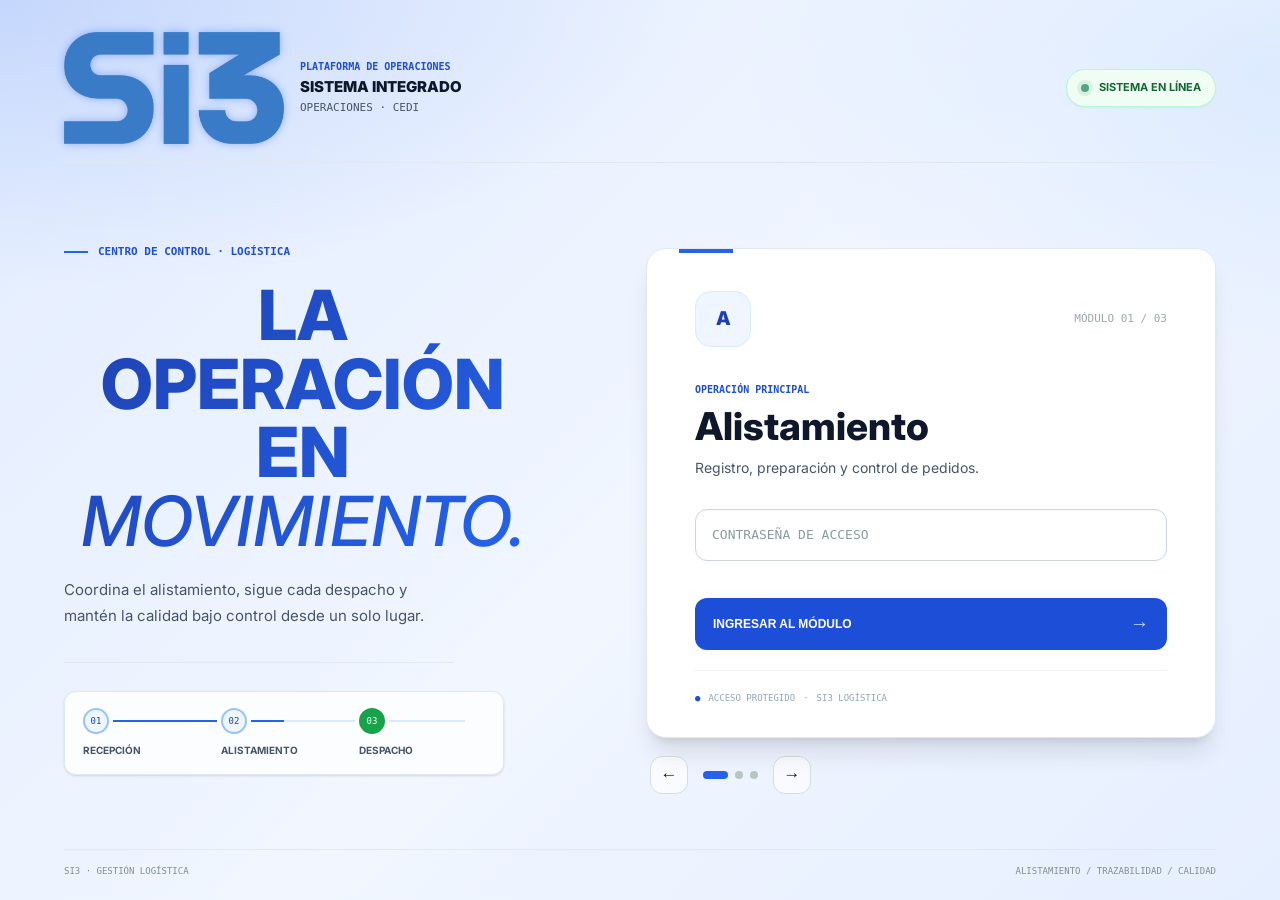
<file: index.html>
<!DOCTYPE html>
<html lang="es">
<head>
  <meta charset="UTF-8">
  <meta name="viewport" content="width=device-width, initial-scale=1.0">
  <title>Centro de Operaciones Logísticas | SI3</title>
  <link rel="icon" type="image/png" href="Logo-Web-SI3.png">
  <link rel="stylesheet" href="Estilo.css">
  <style>
    :root {
      --landing-ink: var(--text-primary);
      --landing-muted: var(--text-secondary);
      --landing-line: var(--border-light);
      --landing-paper: var(--bg-primary);
      --landing-canvas: var(--page-canvas);
      --landing-green: var(--primary-600);
      --landing-green-dark: var(--primary-700);
      --landing-lime: var(--primary-200);
      --landing-orange: var(--primary-500);
    }
    body {
      color: var(--landing-ink);
      background: var(--landing-canvas);
      font-family: 'Inter', -apple-system, BlinkMacSystemFont, 'Segoe UI', sans-serif;
    }
    .landing {
      min-height: 100svh;
      overflow: hidden;
      position: relative;
      display: flex;
      justify-content: center;
      padding: 28px clamp(18px, 5vw, 72px) 22px;
      background: var(--page-canvas);
    }
    .landing-shell {
      width: 100%;
      max-width: 1220px;
      min-height: calc(100svh - 50px);
      display: flex;
      flex-direction: column;
      position: relative;
      z-index: 1;
      animation: shell-enter 0.75s cubic-bezier(.2,.75,.25,1) both;
    }
    .landing-topbar {
      display: flex;
      align-items: center;
      justify-content: space-between;
      gap: 20px;
      padding: 4px 0 18px;
      border-bottom: 1px solid var(--landing-line);
    }
    .landing-brand {
      position: relative;
      display: flex;
      align-items: center;
      gap: 16px;
      min-width: 460px;
      padding: 0;
      animation: brand-enter 0.65s 0.08s cubic-bezier(.2,.75,.25,1) both;
    }
    .landing-brand-logo {
      width: 220px;
      height: auto;
      aspect-ratio: 1536 / 784;
      flex: 0 0 auto;
      object-fit: contain;
      mix-blend-mode: multiply;
      filter: drop-shadow(0 0 4px rgba(37, 99, 235, 0.4));
    }
    .landing-brand-copy {
      display: grid;
      gap: 4px;
      line-height: 1.2;
    }
    .landing-brand-copy::before {
      content: 'PLATAFORMA DE OPERACIONES';
      color: var(--primary-600);
      font: 10px/1.4 'Consolas', monospace;
      font-weight: 700;
    }
    .landing-brand-name {
      font-size: 15px;
      font-weight: 850;
      letter-spacing: 0.03em;
    }
    .landing-brand-caption {
      color: var(--landing-muted);
      font: 11px/1.4 'Consolas', monospace;
      letter-spacing: 0.08em;
    }
    .landing-status {
      display: flex;
      align-items: center;
      gap: 10px;
      padding: 9px 14px;
      color: #166534;
      background: #f0fdf4;
      border: 1px solid #bbf7d0;
      border-radius: var(--radius-full);
      box-shadow: var(--shadow-xs);
      font-size: 11px;
      font-weight: 700;
      white-space: nowrap;
    }
    .landing-status-dot {
      width: 8px;
      height: 8px;
      border-radius: 50%;
      background: #51a77f;
      box-shadow: 0 0 0 4px rgba(81, 167, 127, 0.14);
      animation: status-pulse 2.4s ease-in-out infinite;
    }
    .landing-layout {
      flex: 1;
      min-height: 610px;
      min-width: 0;
      display: grid;
      grid-template-columns: minmax(0, 0.9fr) minmax(450px, 1.1fr);
      align-items: center;
      gap: clamp(38px, 7vw, 104px);
      padding: 48px 0 42px;
    }
    .landing-intro {
      max-width: 485px;
      min-width: 0;
      animation: intro-enter 0.75s 0.18s cubic-bezier(.2,.75,.25,1) both;
    }
    .landing-eyebrow {
      display: flex;
      align-items: center;
      gap: 10px;
      margin-bottom: 22px;
      color: var(--landing-green);
      font: 11px/1.4 'Consolas', monospace;
      font-weight: 700;
      letter-spacing: 0.11em;
      text-transform: uppercase;
    }
    .landing-eyebrow::before {
      content: '';
      width: 24px;
      height: 2px;
      background: var(--landing-orange);
    }
    .landing-headline {
      max-width: 520px;
      margin: 0;
      color: var(--landing-ink);
      font-family: Georgia, 'Times New Roman', serif;
      font-size: clamp(42px, 5.4vw, 70px);
      font-weight: 500;
      line-height: 0.99;
      letter-spacing: 0;
    }
    .landing-headline em {
      color: var(--landing-green);
      font-weight: 500;
    }
    .landing-description {
      max-width: 390px;
      margin-top: 22px;
      color: var(--landing-muted);
      font-size: 15px;
      line-height: 1.75;
    }
    .landing-divider {
      width: min(100%, 390px);
      height: 1px;
      margin: 32px 0 22px;
      background: var(--landing-line);
    }
    .landing-summary {
      display: flex;
      align-items: center;
      gap: 22px;
    }
    .landing-summary-item {
      display: grid;
      gap: 3px;
    }
    .landing-summary-value {
      color: var(--landing-ink);
      font-family: Georgia, 'Times New Roman', serif;
      font-size: 23px;
      line-height: 1.1;
    }
    .landing-summary-label {
      color: var(--landing-muted);
      font: 10px/1.4 'Consolas', monospace;
      letter-spacing: 0.04em;
      text-transform: uppercase;
    }
    .landing-summary-rule {
      width: 1px;
      height: 36px;
      background: var(--landing-line);
    }
    .landing-route {
      position: relative;
      display: grid;
      grid-template-columns: repeat(3, 1fr);
      gap: 12px;
      width: min(100%, 440px);
      margin-top: 28px;
      padding: 16px 18px;
      background: rgba(255, 255, 255, 0.82);
      border: 1px solid var(--border-light);
      border-radius: var(--radius-lg);
      box-shadow: var(--shadow-sm);
    }
    .landing-route::before {
      content: '';
      position: absolute;
      top: 28px;
      left: 38px;
      right: 38px;
      height: 2px;
      background: var(--primary-100);
    }
    .landing-route::after {
      content: '';
      position: absolute;
      top: 28px;
      left: 38px;
      width: calc((100% - 76px) / 2);
      height: 2px;
      background: var(--primary-500);
      transform-origin: left;
      animation: route-progress 1.1s 0.55s cubic-bezier(.2,.75,.25,1) both;
    }
    .landing-route-stop {
      position: relative;
      z-index: 1;
      display: grid;
      justify-items: start;
      gap: 8px;
      color: var(--text-secondary);
      font-size: 10px;
      font-weight: 700;
      text-transform: uppercase;
      animation: route-stop-enter 0.45s cubic-bezier(.2,.75,.25,1) both;
    }
    .landing-route-stop:nth-child(2) { animation-delay: 0.12s; }
    .landing-route-stop:nth-child(3) { animation-delay: 0.24s; }
    .landing-route-marker {
      width: 26px;
      height: 26px;
      display: grid;
      place-items: center;
      color: var(--primary-700);
      background: var(--primary-50);
      border: 2px solid var(--primary-300);
      border-radius: 50%;
      font: 9px 'Consolas', monospace;
      box-shadow: 0 0 0 4px #fff;
    }
    .landing-route-stop:last-child .landing-route-marker {
      color: #fff;
      background: var(--success);
      border-color: var(--success);
    }
    .landing-grid {
      width: 100%;
      max-width: 570px;
      justify-self: end;
      position: relative;
      padding: 23px 0 0;
      animation: panel-enter 0.9s 0.18s cubic-bezier(.2,.75,.25,1) both;
    }
    .landing-track {
      width: 100%;
      min-height: 490px;
      position: relative;
    }
    .landing-card {
      position: absolute;
      inset: 0;
      width: 100%;
      padding: 42px clamp(27px, 4vw, 48px) 32px;
      display: flex;
      flex-direction: column;
      align-items: flex-start;
      text-align: left;
      color: var(--landing-ink);
      background: var(--landing-paper);
      border: 1px solid var(--landing-line);
      border-radius: 6px 24px 6px 24px;
      box-shadow: 0 24px 70px rgba(23, 42, 49, 0.12), 0 3px 10px rgba(23, 42, 49, 0.05);
      visibility: hidden;
      pointer-events: none;
      transform: none;
    }
    .landing-card::before {
      content: '';
      position: absolute;
      top: 0;
      left: 32px;
      width: 54px;
      height: 4px;
      background: var(--landing-orange);
    }
    .landing-card.is-visible {
      z-index: 3;
      visibility: visible;
      pointer-events: auto;
      animation: card-enter 0.28s cubic-bezier(.2,.75,.25,1) both;
      transition-delay: 0s;
    }
    .landing-card.is-prev,
    .landing-card.is-next {
      z-index: 2;
      visibility: hidden;
      pointer-events: none;
    }
    .landing-card-top {
      width: 100%;
      display: flex;
      align-items: center;
      justify-content: space-between;
      margin-bottom: 36px;
    }
    .landing-icon {
      width: 56px;
      height: 56px;
      display: grid;
      place-items: center;
      color: var(--landing-green-dark);
      background: #eaf3ed;
      border: 1px solid #d8e8dc;
      border-radius: 16px 16px 16px 4px;
      font-size: 19px;
      font-weight: 850;
    }
    .landing-index {
      color: #9ca9a9;
      font: 11px/1.4 'Consolas', monospace;
      letter-spacing: 0.08em;
    }
    .landing-module-label {
      margin-bottom: 9px;
      color: var(--landing-green);
      font: 10px/1.4 'Consolas', monospace;
      font-weight: 700;
      letter-spacing: 0.1em;
      text-transform: uppercase;
    }
    .landing-title {
      color: var(--landing-ink);
      font-family: Georgia, 'Times New Roman', serif;
      font-size: clamp(32px, 3vw, 43px);
      font-weight: 500;
      line-height: 1.08;
      letter-spacing: 0;
    }
    .landing-subtitle {
      margin-top: 10px;
      color: var(--landing-muted);
      font-size: 14px;
      line-height: 1.6;
    }
    .landing-form {
      width: 100%;
      margin-top: 29px;
      display: grid;
      gap: 10px;
    }
    .landing-input {
      width: 100%;
      min-height: 52px;
      padding: 13px 16px;
      color: var(--landing-ink);
      background: #fbfcfa;
      border: 1px solid #d8e1df;
      border-radius: 4px;
      box-shadow: inset 0 1px 2px rgba(23, 42, 49, 0.03);
      font: 13px 'Consolas', monospace;
      letter-spacing: 0.04em;
      transition: border-color 0.2s ease, box-shadow 0.2s ease;
    }
    .landing-input:focus {
      outline: none;
      border-color: var(--landing-green);
      box-shadow: 0 0 0 3px rgba(23, 107, 91, 0.12);
    }
    .landing-input::placeholder {
      color: #8c9b9d;
      text-transform: uppercase;
    }
    .landing-error {
      min-height: 17px;
      color: #bd4535;
      font-size: 12px;
      font-weight: 700;
    }
    .landing-btn {
      min-height: 52px;
      width: 100%;
      display: flex;
      align-items: center;
      justify-content: space-between;
      padding: 0 18px;
      color: #fff;
      background: var(--landing-green);
      border: 0;
      border-radius: 4px 12px 4px 12px;
      font-size: 12px;
      font-weight: 800;
      letter-spacing: 0.08em;
      text-transform: uppercase;
      cursor: pointer;
      transition: background 0.2s ease, transform 0.2s ease;
    }
    .landing-btn::after {
      content: '\2192';
      color: var(--landing-lime);
      font-size: 19px;
      font-weight: 400;
      transition: transform 0.2s ease;
    }
    .landing-btn:hover {
      background: var(--landing-green-dark);
      transform: translateY(-2px);
    }
    .landing-btn:hover::after { transform: translateX(4px); }
    .landing-btn:disabled { opacity: 0.65; cursor: wait; }
    .landing-card-foot {
      width: 100%;
      display: flex;
      align-items: center;
      gap: 8px;
      margin-top: auto;
      padding-top: 21px;
      color: #92a0a0;
      border-top: 1px solid #edf1ef;
      font: 9px/1.4 'Consolas', monospace;
      letter-spacing: 0.08em;
    }
    .landing-card-foot span:first-child { color: var(--landing-green); }
    .landing-controls {
      display: flex;
      align-items: center;
      justify-content: flex-start;
      gap: 12px;
      margin-top: 18px;
      padding-left: 4px;
    }
    .carousel-arrow {
      width: 38px;
      height: 38px;
      display: grid;
      place-items: center;
      color: var(--landing-ink);
      background: rgba(255,255,255,.65);
      border: 1px solid #d4dfdc;
      border-radius: 50%;
      font-size: 17px;
      line-height: 1;
      cursor: pointer;
      transition: background 0.2s ease, color 0.2s ease, transform 0.2s ease;
    }
    .carousel-arrow:hover {
      color: #fff;
      background: var(--landing-green);
      transform: translateY(-2px);
    }
    .carousel-dots { display: flex; align-items: center; gap: 7px; padding: 0 3px; }
    .carousel-dot {
      width: 8px;
      height: 8px;
      padding: 0;
      background: #b8c5c2;
      border: 0;
      border-radius: 8px;
      cursor: pointer;
      transition: width 0.25s ease, background 0.25s ease;
    }
    .carousel-dot.active { width: 25px; background: var(--landing-orange); }
    .landing-footer {
      display: flex;
      justify-content: space-between;
      gap: 16px;
      padding-top: 15px;
      color: #81908f;
      border-top: 1px solid rgba(23, 42, 49, 0.13);
      font: 9px/1.4 'Consolas', monospace;
      letter-spacing: 0.08em;
      text-transform: uppercase;
    }
    @keyframes shell-enter {
      from { opacity: 0; }
      to { opacity: 1; }
    }
    @keyframes brand-enter {
      from { opacity: 0; transform: translateY(-8px); }
      to { opacity: 1; transform: translateY(0); }
    }
    @keyframes route-progress {
      from { transform: scaleX(0); }
      to { transform: scaleX(1); }
    }
    @keyframes card-enter {
      from { transform: translateY(8px); }
      to { transform: translateY(0); }
    }
    @keyframes route-stop-enter {
      from { opacity: 0; transform: translateY(7px); }
      to { opacity: 1; transform: translateY(0); }
    }
    @keyframes intro-enter {
      from { opacity: 0; transform: translateY(18px); }
      to { opacity: 1; transform: translateY(0); }
    }
    @keyframes panel-enter {
      from { opacity: 0; transform: translateY(18px); }
      to { opacity: 1; transform: translateY(0); }
    }
    @keyframes status-pulse {
      50% { box-shadow: 0 0 0 7px rgba(81, 167, 127, 0.04); }
    }
    @media (max-width: 900px) {
      .landing-layout {
        grid-template-columns: minmax(0, 0.8fr) minmax(390px, 1.2fr);
        gap: 32px;
      }
      .landing-headline { font-size: clamp(40px, 6vw, 56px); }
      .landing-grid { max-width: 510px; }
      .landing-track { min-height: 455px; }
      .landing-card { padding: 34px 30px 25px; }
      .landing-card-top { margin-bottom: 27px; }
    }
    @media (max-width: 680px) {
      .landing { padding: 18px 18px 14px; }
      .landing-shell { min-height: calc(100svh - 32px); }
      .landing-topbar { flex-wrap: nowrap; gap: 8px; padding-bottom: 12px; }
      .landing-status { gap: 6px; padding: 5px 8px; font-size: 8px; }
      .landing-status-dot { width: 7px; height: 7px; flex: 0 0 auto; }
      .landing-brand { width: auto; min-width: 0; gap: 7px; }
      .landing-brand-logo { width: clamp(64px, 20vw, 82px); }
      .landing-brand-copy { gap: 2px; }
      .landing-brand-copy::before { display: none; }
      .landing-brand-name { font-size: 10px; white-space: nowrap; }
      .landing-brand-caption { font-size: 8px; white-space: nowrap; }
      .landing-layout {
        flex: 1;
        min-height: 0;
        grid-template-columns: 1fr;
        gap: 14px;
        align-content: center;
        padding: 12px 0 10px;
      }
      .landing-intro { max-width: 100%; }
      .landing-eyebrow { margin-bottom: 13px; font-size: 9px; }
      .landing-headline { max-width: 460px; font-size: clamp(38px, 10vw, 53px); }
      .landing-description { margin-top: 12px; font-size: 13px; line-height: 1.55; }
      .landing-divider, .landing-summary { display: none; }
      .landing-grid { max-width: 500px; justify-self: center; padding-top: 8px; }
      .landing-route { display: none; }
      .landing-track { min-height: 390px; }
      .landing-card { padding: 22px 20px 16px; border-radius: var(--radius-2xl); }
      .landing-card::before { left: 24px; }
      .landing-card-top { margin-bottom: 14px; }
      .landing-icon { width: 48px; height: 48px; font-size: 17px; }
      .landing-title { font-size: 34px; }
      .landing-subtitle { font-size: 13px; }
      .landing-form { margin-top: 15px; gap: 8px; }
      .landing-input, .landing-btn { min-height: 48px; }
      .landing-card-foot { padding-top: 10px; }
      .landing-controls { margin-top: 13px; }
      .landing-footer { font-size: 8px; }
    }
    @media (max-width: 380px) {
      .landing { padding-right: 13px; padding-left: 13px; }
      .landing-brand-logo { width: 62px; }
      .landing-brand-name { font-size: 9px; }
      .landing-brand-caption { font-size: 7px; }
      .landing-status { gap: 5px; padding-right: 6px; padding-left: 6px; font-size: 7px; }
      .landing-track { min-height: 400px; }
      .landing-card { padding-right: 19px; padding-left: 19px; }
      .landing-footer { letter-spacing: 0.03em; }
    }
    .landing * { letter-spacing: 0; }
    .landing-headline,
    .landing-summary-value,
    .landing-title { font-family: inherit; }
    .landing-headline,
    .landing-title { font-weight: 800; }
    .landing-card {
      border-radius: var(--radius-2xl);
      box-shadow: var(--shadow-xl);
    }
    .landing-card:nth-child(3) {
      --landing-green: var(--danger-600);
      --landing-green-dark: var(--danger-700);
      --landing-lime: var(--danger-100);
      --landing-orange: var(--danger-500);
    }
    .landing-icon {
      background: var(--primary-50);
      border-color: var(--primary-100);
      border-radius: var(--radius-xl);
    }
    .landing-card:nth-child(3) .landing-icon {
      color: var(--danger-700);
      background: var(--danger-50);
      border-color: var(--danger-100);
    }
    .landing-input {
      background: var(--bg-primary);
      border-color: var(--border-default);
      border-radius: var(--radius-lg);
    }
    .landing-btn,
    .carousel-arrow { border-radius: var(--radius-lg); }
    .landing-card-foot { color: var(--text-tertiary); }
    .landing-footer { border-color: var(--border-light); }
    @media (prefers-reduced-motion: reduce) {
      *, *::before, *::after {
        animation-duration: 0.01ms !important;
        animation-iteration-count: 1 !important;
        scroll-behavior: auto !important;
      }
      .landing-card {
        transition: none;
      }
    }
  </style>
</head>
<body>
  <div class="landing">
    <div class="landing-shell">
      <header class="landing-topbar">
        <div class="landing-brand">
          <img src="Logo-Web-SI3.png" alt="Logo SI3" class="landing-brand-logo">
          <div class="landing-brand-copy">
            <div class="landing-brand-name">SISTEMA INTEGRADO</div>
            <div class="landing-brand-caption">OPERACIONES · CEDI</div>
          </div>
        </div>
        <div class="landing-status"><span class="landing-status-dot"></span>SISTEMA EN LÍNEA</div>
      </header>
      <main class="landing-layout">
        <section class="landing-intro" aria-labelledby="landing-headline">
          <div class="landing-eyebrow">CENTRO DE CONTROL · LOGÍSTICA</div>
          <h1 class="landing-headline" id="landing-headline">La operación<br>en <em>movimiento.</em></h1>
          <p class="landing-description">Coordina el alistamiento, sigue cada despacho y mantén la calidad bajo control desde un solo lugar.</p>
          <div class="landing-divider"></div>
          <div class="landing-route" aria-label="Flujo logístico: recepción, alistamiento y despacho">
            <div class="landing-route-stop"><span class="landing-route-marker">01</span><span>Recepción</span></div>
            <div class="landing-route-stop"><span class="landing-route-marker">02</span><span>Alistamiento</span></div>
            <div class="landing-route-stop"><span class="landing-route-marker">03</span><span>Despacho</span></div>
          </div>
        </section>
        <section class="landing-grid" aria-label="Acceso a módulos">
          <div class="landing-track">
            <article class="landing-card is-visible">
              <div class="landing-card-top"><div class="landing-icon">A</div><span class="landing-index">MÓDULO 01 / 03</span></div>
              <div class="landing-module-label">Operación principal</div>
              <h2 class="landing-title">Alistamiento</h2>
              <p class="landing-subtitle">Registro, preparación y control de pedidos.</p>
              <form class="landing-form" data-module="alistamiento">
                <input type="password" class="landing-input" placeholder="CONTRASEÑA DE ACCESO" aria-label="Contraseña de Alistamiento" autocomplete="off" required>
                <div class="landing-error" aria-live="polite"></div>
                <button type="submit" class="landing-btn"><span>Ingresar al módulo</span></button>
              </form>
              <div class="landing-card-foot"><span>●</span><span>ACCESO PROTEGIDO</span><span>·</span><span>SI3 LOGÍSTICA</span></div>
            </article>
            <article class="landing-card">
              <div class="landing-card-top"><div class="landing-icon">AD</div><span class="landing-index">MÓDULO 02 / 03</span></div>
              <div class="landing-module-label">Seguimiento de operación</div>
              <h2 class="landing-title">Trazabilidad</h2>
              <p class="landing-subtitle">Consulta evidencias, fotografías y estado de los despachos.</p>
              <form class="landing-form" data-module="admin">
                <input type="password" class="landing-input" placeholder="CONTRASEÑA DE ACCESO" aria-label="Contraseña de Administración" autocomplete="off" required>
                <div class="landing-error" aria-live="polite"></div>
                <button type="submit" class="landing-btn"><span>Ingresar al módulo</span></button>
              </form>
              <div class="landing-card-foot"><span>●</span><span>ACCESO PROTEGIDO</span><span>·</span><span>SI3 LOGÍSTICA</span></div>
            </article>
            <article class="landing-card">
              <div class="landing-card-top"><div class="landing-icon">NC</div><span class="landing-index">MÓDULO 03 / 03</span></div>
              <div class="landing-module-label">Control de calidad</div>
              <h2 class="landing-title">No conformes</h2>
              <p class="landing-subtitle">Reporta novedades y haz seguimiento al material no conforme.</p>
              <form class="landing-form" data-module="NoConformes">
                <input type="password" class="landing-input" placeholder="CONTRASEÑA DE ACCESO" aria-label="Contraseña de No Conformes" autocomplete="off" required>
                <div class="landing-error" aria-live="polite"></div>
                <button type="submit" class="landing-btn"><span>Ingresar al módulo</span></button>
              </form>
              <div class="landing-card-foot"><span>●</span><span>ACCESO PROTEGIDO</span><span>·</span><span>SI3 LOGÍSTICA</span></div>
            </article>
      </div>
      <div class="landing-controls" aria-label="Controles del carrusel">
        <button type="button" class="carousel-arrow" id="carousel-prev" aria-label="Tarjeta anterior">&#8592;</button>
        <div class="carousel-dots">
          <button type="button" class="carousel-dot active" data-slide="0" aria-label="Mostrar Alistamiento"></button>
          <button type="button" class="carousel-dot" data-slide="1" aria-label="Mostrar Admin"></button>
          <button type="button" class="carousel-dot" data-slide="2" aria-label="Mostrar No Conformes"></button>
        </div>
        <button type="button" class="carousel-arrow" id="carousel-next" aria-label="Siguiente tarjeta">&#8594;</button>
      </div>
        </section>
      </main>
      <footer class="landing-footer"><span>SI3 · Gestión logística</span><span>ALISTAMIENTO / TRAZABILIDAD / CALIDAD</span></footer>
    </div>
  </div>

  <script>
    const expectedPasswords = {
      alistamiento: 'ALISTAMIENTOCEDI2',
      admin: 'TRAZABILIDADCEDI2',
      NoConformes: 'MATEOPIROBO'
    };

    const redirects = {
      alistamiento: 'Alistamiento.html',
      admin: 'admin.html',
      NoConformes: 'NoConformes.html'
    };

    document.querySelectorAll('.landing-form').forEach(form => {
      const module = form.getAttribute('data-module');
      const input = form.querySelector('.landing-input');
      const error = form.querySelector('.landing-error');
      const btn = form.querySelector('.landing-btn');

      form.addEventListener('submit', (e) => {
        e.preventDefault();
        const password = input.value.trim();
        const expected = expectedPasswords[module];

        if (!password) {
          error.textContent = 'Ingresa la contrasena';
          return;
        }
        if (password !== expected) {
          error.textContent = 'Contrasena incorrecta';
          return;
        }

        error.textContent = '';
        btn.disabled = true;
        btn.textContent = 'INGRESANDO...';
        setTimeout(() => {
          window.location.href = redirects[module];
        }, 200);
      });
    });

    const carouselCards = document.querySelectorAll('.landing-card');
    const carouselDots = document.querySelectorAll('.carousel-dot');
    let currentSlide = 0;

    function showSlide(slide) {
      currentSlide = (slide + 3) % 3;
      carouselCards.forEach((card, index) => {
        card.classList.toggle('is-visible', index === currentSlide);
        card.classList.toggle('is-prev', index === (currentSlide + 2) % 3);
        card.classList.toggle('is-next', index === (currentSlide + 1) % 3);
      });
      carouselDots.forEach((dot, index) => {
        dot.classList.toggle('active', index === currentSlide);
      });
    }

    document.querySelector('#carousel-prev').addEventListener('click', () => {
      showSlide(currentSlide - 1);
    });

    document.querySelector('#carousel-next').addEventListener('click', () => {
      showSlide(currentSlide + 1);
    });

    carouselDots.forEach(dot => {
      dot.addEventListener('click', () => {
        showSlide(Number(dot.dataset.slide));
      });
    });

    showSlide(0);
  </script>
</body>
</html>
</file>
<file: Estilo.css>
@import url('https://fonts.googleapis.com/css2?family=Inter:wght@300;400;500;600;700;800&display=swap');

:root {
  --primary-50: #eff6ff;
  --primary-100: #dbeafe;
  --primary-200: #bfdbfe;
  --primary-300: #93c5fd;
  --primary-400: #60a5fa;
  --primary-500: #2563eb;
  --primary-600: #1d4ed8;
  --primary-700: #1e40af;
  --primary-800: #1e3a8a;
  --primary-900: #172554;

  --accent-50: #f0fdf4;
  --accent-100: #dcfce7;
  --accent-200: #bbf7d0;
  --accent-500: #22c55e;
  --accent-600: #16a34a;
  --accent-700: #15803d;

  --danger-50: #fef2f2;
  --danger-100: #fee2e2;
  --danger-500: #ef4444;
  --danger-600: #dc2626;
  --danger-700: #b91c1c;

  --gray-50: #f9fafb;
  --gray-100: #f3f4f6;
  --gray-200: #e5e7eb;
  --gray-300: #d1d5db;
  --gray-400: #9ca3af;
  --gray-500: #6b7280;
  --gray-600: #4b5563;
  --gray-700: #374151;
  --gray-800: #1f2937;
  --gray-900: #111827;

  --success: var(--accent-600);
  --warning: #f59e0b;
  --info: var(--primary-500);

  --bg-primary: #ffffff;
  --bg-secondary: #f8fafc;
  --bg-tertiary: #f1f5f9;
  --page-canvas: radial-gradient(ellipse 85% 50% at 0% 0%, rgba(37, 99, 235, 0.16) 0%, transparent 65%), radial-gradient(ellipse 60% 45% at 100% 8%, rgba(96, 165, 250, 0.13) 0%, transparent 70%), linear-gradient(135deg, #e3edff 0%, #f1f6ff 54%, #e6efff 100%);
  --text-primary: #0f172a;
  --text-secondary: #475569;
  --text-tertiary: #94a3b8;
  --text-inverse: #ffffff;

  --border-light: #e2e8f0;
  --border-default: #cbd5e1;
  --border-dark: #94a3b8;

  --shadow-xs: 0 1px 2px 0 rgba(0, 0, 0, 0.05);
  --shadow-sm: 0 1px 3px 0 rgba(0, 0, 0, 0.1), 0 1px 2px -1px rgba(0, 0, 0, 0.1);
  --shadow-md: 0 4px 6px -1px rgba(0, 0, 0, 0.1), 0 2px 4px -2px rgba(0, 0, 0, 0.1);
  --shadow-lg: 0 10px 15px -3px rgba(0, 0, 0, 0.1), 0 4px 6px -4px rgba(0, 0, 0, 0.1);
  --shadow-xl: 0 20px 25px -5px rgba(0, 0, 0, 0.1), 0 8px 10px -6px rgba(0, 0, 0, 0.1);
  --shadow-2xl: 0 25px 50px -12px rgba(0, 0, 0, 0.25);

  --radius-sm: 0.375rem;
  --radius-md: 0.5rem;
  --radius-lg: 0.75rem;
  --radius-xl: 1rem;
  --radius-2xl: 1.25rem;
  --radius-full: 9999px;

  --space-1: 0.25rem;
  --space-2: 0.5rem;
  --space-3: 0.75rem;
  --space-4: 1rem;
  --space-5: 1.25rem;
  --space-6: 1.5rem;
  --space-8: 2rem;
  --space-10: 2.5rem;
  --space-12: 3rem;
}

*, *::before, *::after {
  margin: 0;
  padding: 0;
  box-sizing: border-box;
}

/* Respeta la preferencia del usuario de reducir animaciones */
@media (prefers-reduced-motion: reduce) {
  *, *::before, *::after {
    animation-duration: 0.01ms !important;
    animation-iteration-count: 1 !important;
    transition-duration: 0.01ms !important;
    scroll-behavior: auto !important;
  }
}

/* Anillo de foco visible y consistente para navegación por teclado */
a:focus-visible,
button:focus-visible,
input:focus-visible,
select:focus-visible,
.btn:focus-visible,
.menu-link:focus-visible,
.referencia-item:focus-visible {
  outline: 2px solid var(--primary-500);
  outline-offset: 2px;
}

::-webkit-scrollbar {
  width: 8px;
  height: 8px;
}

::-webkit-scrollbar-thumb {
  background: #cbd5e1;
  border-radius: var(--radius-full);
  border: 2px solid #f8fafc;
}

::-webkit-scrollbar-track {
  background: #f1f5f9;
  border-radius: var(--radius-full);
}

body {
  font-family: 'Inter', -apple-system, BlinkMacSystemFont, 'Segoe UI', Roboto, Oxygen, Ubuntu, Cantarell, sans-serif;
  font-size: 16px;
  line-height: 1.6;
  color: var(--text-primary);
  background: var(--page-canvas);
  min-height: 100vh;
  padding: 0;
}

.header {
  background: linear-gradient(135deg, #ffffff 0%, #f8fafc 100%);
  color: var(--text-primary);
  padding: var(--space-5) var(--space-8);
  display: flex;
  align-items: center;
  justify-content: space-between;
  box-shadow: var(--shadow-md);
  position: sticky;
  top: 0;
  z-index: 50;
  border-bottom: 2px solid var(--primary-100);
  animation: slideDown 0.5s ease-out;
}

@keyframes slideDown {
  from {
    opacity: 0;
    transform: translateY(-20px);
  }
  to {
    opacity: 1;
    transform: translateY(0);
  }
}

.logo {
  min-width: 320px;
  display: flex;
  align-items: center;
  gap: var(--space-4);
  padding: 6px 14px 6px 6px;
  background: var(--bg-primary);
  border: 1px solid var(--border-light);
  border-left: 4px solid var(--primary-600);
  border-radius: var(--radius-lg);
  box-shadow: 0 0 16px rgba(37, 99, 235, 0.18), var(--shadow-sm);
  transition: transform 0.3s ease;
  animation: app-brand-enter 0.55s 0.06s cubic-bezier(.2,.75,.25,1) both;
}

.logo:hover {
  transform: translateY(-1px);
}

.logo-img {
  display: block;
  width: 120px;
  height: auto;
  aspect-ratio: 1536 / 784;
  flex: 0 0 auto;
  object-fit: contain;
  filter: drop-shadow(0 0 5px rgba(37, 99, 235, 0.7)) drop-shadow(0 0 13px rgba(37, 99, 235, 0.32));
  transition: transform 0.3s cubic-bezier(.2,.75,.25,1);
}

.logo:hover .logo-img {
  transform: scale(1.04);
}

@keyframes app-brand-enter {
  from { opacity: 0; transform: translateY(-8px); }
  to { opacity: 1; transform: translateY(0); }
}

.logo-text {
  display: flex;
  flex-direction: column;
  line-height: 1.2;
}

.logo-title {
  font-size: 1.25rem;
  font-weight: 800;
  letter-spacing: 1.5px;
  color: var(--text-primary);
  text-transform: uppercase;
}

.logo-subtitle {
  font-size: 0.75rem;
  opacity: 0.85;
  letter-spacing: 0.5px;
  font-weight: 500;
  color: var(--text-secondary);
  text-transform: uppercase;
}

.board-banner {
  width: calc(100% - 48px);
  max-width: 1600px;
  margin: 32px auto;
  background: linear-gradient(135deg, #ffffff 0%, #f8fafc 100%);
  border: 1px solid var(--border-light);
  border-radius: var(--radius-2xl);
  padding: var(--space-8);
  display: flex;
  flex-direction: column;
  gap: var(--space-8);
  box-shadow: var(--shadow-2xl);
  box-sizing: border-box;
}

.board-banner-header {
  display: flex;
  align-items: center;
  justify-content: space-between;
  flex-wrap: wrap;
  gap: var(--space-5);
  padding-bottom: var(--space-6);
  border-bottom: 2px solid var(--border-light);
}

.board-banner-header h2 {
  font-size: 2rem;
  color: var(--text-primary);
  font-weight: 800;
  display: flex;
  align-items: center;
  gap: var(--space-3);
  letter-spacing: -0.02em;
}

.board-banner-header h2::before {
  content: '';
  display: inline-block;
  width: 10px;
  height: 2.5rem;
  background: linear-gradient(180deg, var(--primary-500) 0%, var(--primary-700) 100%);
  border-radius: var(--radius-full);
  box-shadow: 0 0 16px rgba(37, 99, 235, 0.5);
}

.board-actions {
  display: flex;
  gap: var(--space-4);
  align-items: center;
  flex-wrap: wrap;
}

@media (max-width: 1024px) {
  .board-actions .btn {
    padding: var(--space-3) var(--space-5);
    font-size: 0.9375rem;
    min-height: 44px;
  }
}

@media (max-width: 640px) {
  .board-actions {
    width: 100%;
    justify-content: stretch;
  }

  .board-actions .btn {
    flex: 1;
    min-width: 0;
    width: 100%;
  }
}

.tablero-banner-grid {
  display: flex;
  gap: var(--space-6);
  overflow-x: auto;
  padding-bottom: var(--space-4);
  min-height: 360px;
  align-items: stretch;
  justify-content: center;
}

.foto-card {
  background: var(--bg-primary);
  border: 1px solid var(--border-default);
  border-radius: var(--radius-xl);
  overflow: hidden;
  box-shadow: var(--shadow-lg);
  transition: all 0.3s cubic-bezier(0.4, 0, 0.2, 1);
  position: relative;
  width: clamp(320px, 70vw, 800px);
  aspect-ratio: 16 / 10;
  max-height: 520px;
  flex-shrink: 0;
}

.foto-card:hover {
  transform: translateY(-10px) scale(1.02);
  box-shadow: var(--shadow-2xl), 0 0 0 2px var(--primary-300);
  border-color: var(--primary-400);
}

.foto-card img {
  position: absolute;
  inset: 0;
  width: 100%;
  height: 100%;
  object-fit: contain;
  display: block;
  background: #ffffff;
  padding: var(--space-2);
}

.foto-actions {
  position: absolute;
  bottom: 0;
  left: 0;
  right: 0;
  display: flex;
  gap: var(--space-3);
  padding: var(--space-4);
  background: linear-gradient(180deg, rgba(0, 0, 0, 0) 0%, rgba(0, 0, 0, 0.85) 100%);
  border-top: none;
  z-index: 2;
  opacity: 0;
  transition: opacity 0.25s ease;
}

.foto-card:hover .foto-actions,
.foto-card.show-actions .foto-actions {
  opacity: 1;
}

.foto-actions button {
  flex: 1;
}

.btn-foto {
  padding: var(--space-4) var(--space-4);
  border: none;
  border-radius: var(--radius-lg);
  cursor: pointer;
  font-size: 1rem;
  font-weight: 700;
  transition: all 0.25s ease;
  display: inline-flex;
  align-items: center;
  justify-content: center;
  gap: var(--space-2);
  letter-spacing: 0.02em;
  text-transform: uppercase;
  min-height: 48px;
}

.btn-foto-update {
  background: var(--primary-500);
  color: var(--text-inverse);
  box-shadow: var(--shadow-sm);
}

.btn-foto-update:hover {
  background: var(--primary-600);
  transform: translateY(-2px);
  box-shadow: var(--shadow-md);
}

.btn-foto-delete {
  background: var(--danger-500);
  color: var(--text-inverse);
  box-shadow: var(--shadow-sm);
}

.btn-foto-delete:hover {
  background: var(--danger-600);
  transform: translateY(-2px);
  box-shadow: var(--shadow-md);
}

.board-empty {
  width: 100%;
  min-height: 360px;
  text-align: center;
  padding: var(--space-12) var(--space-6);
  color: var(--text-tertiary);
  border: 3px dashed var(--border-dark);
  border-radius: var(--radius-xl);
  background: var(--bg-primary);
  font-size: 1.25rem;
  font-weight: 600;
  display: flex;
  align-items: center;
  justify-content: center;
  box-sizing: border-box;
  letter-spacing: 0.02em;
}

.container {
  max-width: 1200px;
  margin: var(--space-8) auto;
  background: var(--bg-primary);
  padding: var(--space-8);
  border-radius: var(--radius-xl);
  box-shadow: var(--shadow-lg);
  border: 1px solid var(--border-light);
}

h1 {
  text-align: center;
  margin-bottom: var(--space-8);
  color: var(--text-primary);
  font-size: 2.25rem;
  font-weight: 800;
  letter-spacing: 0.5px;
  text-transform: uppercase;
  background: linear-gradient(135deg, var(--primary-700) 0%, var(--primary-500) 100%);
  -webkit-background-clip: text;
  -webkit-text-fill-color: transparent;
  background-clip: text;
}

#formAlistamiento {
  background: linear-gradient(180deg, #ffffff 0%, #f8fafc 100%);
  border: 1px solid var(--border-light);
  border-radius: var(--radius-2xl);
  padding: var(--space-8);
  margin-bottom: var(--space-6);
  box-shadow: var(--shadow-lg);
  position: relative;
  overflow: hidden;
}

#formAlistamiento::before {
  content: '';
  position: absolute;
  top: 0;
  left: 0;
  right: 0;
  height: 4px;
  background: linear-gradient(90deg, var(--primary-500), var(--accent-500), var(--primary-500));
  border-radius: var(--radius-2xl) var(--radius-2xl) 0 0;
}

.form-row {
  display: grid;
  grid-template-columns: repeat(auto-fit, minmax(220px, 1fr));
  gap: var(--space-6);
  margin-bottom: var(--space-6);
}

.form-row:last-of-type { margin-bottom: 0; }

.form-group {
  display: flex;
  flex-direction: column;
  position: relative;
}

.form-group.firma-group {
  grid-column: 1 / -1;
}

.form-group--full {
  grid-column: 1 / -1;
}

.form-group label {
  font-weight: 700;
  margin-bottom: var(--space-3);
  font-size: 0.75rem;
  color: var(--text-secondary);
  text-transform: uppercase;
  letter-spacing: 0.08em;
}

.form-group-search { position: relative; }

.search-input-wrap {
  position: relative;
  display: flex;
  align-items: center;
}

.search-logo {
  position: absolute;
  left: 14px;
  width: 32px;
  height: 32px;
  object-fit: contain;
  pointer-events: none;
  z-index: 2;
  opacity: 0.9;
}

#referencia {
  padding-left: 58px;
  width: 100%;
  text-transform: uppercase;
}

.form-group input,
.form-group select,
.form-group textarea {
  padding: var(--space-4) var(--space-4);
  border: 1.5px solid var(--border-default);
  border-radius: var(--radius-lg);
  font-size: 1rem;
  font-weight: 500;
  background-color: var(--bg-primary);
  transition: all 0.2s ease;
  box-shadow: var(--shadow-sm);
  color: var(--text-primary);
}

.form-group textarea {
  min-height: 96px;
  width: 100%;
  resize: vertical;
  line-height: 1.5;
}

.form-group input::placeholder {
  color: var(--text-tertiary);
  font-weight: 400;
  text-transform: uppercase;
  letter-spacing: 0.04em;
}

.form-group input:hover,
.form-group select:hover,
.form-group textarea:hover {
  border-color: var(--border-dark);
  box-shadow: var(--shadow-md);
}

.form-group input:focus,
.form-group select:focus,
.form-group textarea:focus {
  outline: none;
  border-color: var(--primary-500);
  box-shadow: 0 0 0 4px var(--primary-100), var(--shadow-md);
}

.form-actions {
  display: flex;
  gap: var(--space-4);
  justify-content: flex-end;
  flex-wrap: wrap;
  margin-top: var(--space-8);
  padding-top: var(--space-6);
  border-top: 1px solid var(--border-light);
  align-items: center;
}

.btn {
  display: inline-flex;
  align-items: center;
  justify-content: center;
  gap: var(--space-2);
  padding: var(--space-3) var(--space-5);
  border: none;
  border-radius: var(--radius-lg);
  cursor: pointer;
  font-size: 0.9375rem;
  font-weight: 700;
  letter-spacing: 0.02em;
  text-transform: uppercase;
  min-height: 44px;
  transition: all 0.25s cubic-bezier(0.4, 0, 0.2, 1);
  position: relative;
  overflow: hidden;
  white-space: nowrap;
  text-decoration: none;
  line-height: 1.2;
}

.btn::before {
  content: '';
  position: absolute;
  top: 0;
  left: -100%;
  width: 100%;
  height: 100%;
  background: linear-gradient(90deg, transparent, rgba(255, 255, 255, 0.2), transparent);
  transition: left 0.5s;
}

.btn:hover::before {
  left: 100%;
}

.btn:active {
  transform: translateY(0);
}

.btn-primary {
  background: linear-gradient(135deg, var(--primary-600) 0%, var(--primary-700) 100%);
  color: var(--text-inverse);
  border: none;
  box-shadow: var(--shadow-md), 0 4px 14px 0 rgba(37, 99, 235, 0.35);
  font-size: 1.0625rem;
  font-weight: 700;
  letter-spacing: 0.02em;
  padding: var(--space-4) var(--space-10);
  min-height: 56px;
  border-radius: var(--radius-lg);
  transition: all 0.25s cubic-bezier(0.4, 0, 0.2, 1);
  cursor: pointer;
}

.btn-primary:hover {
  transform: translateY(-2px);
  box-shadow: var(--shadow-lg), 0 6px 20px 0 rgba(37, 99, 235, 0.45);
  background: linear-gradient(135deg, var(--primary-700) 0%, var(--primary-800) 100%);
}

.btn-primary:active {
  transform: translateY(0);
  box-shadow: var(--shadow-sm), 0 2px 8px 0 rgba(37, 99, 235, 0.25);
}

.btn-secondary {
  background: transparent;
  color: var(--text-secondary);
  border: 1.5px solid var(--border-default);
  box-shadow: none;
  font-size: 0.9375rem;
  font-weight: 600;
  padding: var(--space-3) var(--space-6);
  min-height: 44px;
  border-radius: var(--radius-lg);
  transition: all 0.25s cubic-bezier(0.4, 0, 0.2, 1);
  cursor: pointer;
}

.btn-secondary:hover {
  background: var(--gray-50);
  border-color: var(--border-dark);
  transform: translateY(-1px);
  box-shadow: var(--shadow-sm);
  color: var(--text-primary);
}

.btn-secondary:active {
  transform: translateY(0);
  background: var(--gray-100);
  box-shadow: none;
}

.btn-update {
  background: linear-gradient(135deg, var(--accent-600) 0%, var(--accent-700) 100%);
  color: var(--text-inverse);
  border: none;
  box-shadow: var(--shadow-md), 0 4px 14px 0 rgba(22, 163, 74, 0.35);
  font-size: 1.0625rem;
  font-weight: 700;
  letter-spacing: 0.02em;
  padding: var(--space-4) var(--space-10);
  min-height: 56px;
  border-radius: var(--radius-lg);
  transition: all 0.25s cubic-bezier(0.4, 0, 0.2, 1);
  cursor: pointer;
}

.btn-update:hover {
  transform: translateY(-2px);
  box-shadow: var(--shadow-lg), 0 6px 20px 0 rgba(22, 163, 74, 0.45);
  background: linear-gradient(135deg, var(--accent-700) 0%, #15803d 100%);
}

.btn-update:active {
  transform: translateY(0);
  box-shadow: var(--shadow-sm), 0 2px 8px 0 rgba(22, 163, 74, 0.25);
}

@media (max-width: 1024px) {
  .btn {
    padding: var(--space-3) var(--space-4);
    font-size: 0.875rem;
    min-height: 40px;
  }

  .btn-primary,
  .btn-update {
    padding: var(--space-3) var(--space-6);
    min-height: 44px;
    font-size: 1rem;
  }

  .btn-secondary,
  .btn-outline {
    padding: var(--space-3) var(--space-4);
    min-height: 40px;
    font-size: 0.875rem;
  }

  .board-actions .btn {
    padding: var(--space-3) var(--space-5);
    font-size: 0.9375rem;
    min-height: 44px;
  }
}

@media (max-width: 640px) {
  .btn {
    width: 100%;
  }

  .board-actions {
    width: 100%;
    justify-content: stretch;
  }

  .board-actions .btn {
    flex: 1;
    min-width: 0;
    width: 100%;
  }

  .btn-confirm-signature,
  .btn-clear-signature,
  .btn-edit,
  .btn-delete {
    font-size: 0.75rem;
    padding: var(--space-1) var(--space-2);
    min-height: 32px;
  }
}

.btn-confirm-signature {
  padding: var(--space-3) var(--space-4);
  background: var(--accent-600);
  color: var(--text-inverse);
  border: none;
  border-radius: var(--radius-lg);
  cursor: pointer;
  font-size: 0.875rem;
  font-weight: 700;
  transition: all 0.25s cubic-bezier(0.4, 0, 0.2, 1);
  display: inline-flex;
  align-items: center;
  gap: var(--space-2);
  box-shadow: var(--shadow-md);
  min-height: 40px;
  letter-spacing: 0.02em;
  text-transform: uppercase;
}

.btn-confirm-signature:hover {
  background: var(--accent-700);
  transform: translateY(-2px);
  box-shadow: var(--shadow-lg);
}

.btn-confirm-signature:active {
  transform: translateY(0);
  background: var(--accent-700);
}

.hidden {
  display: none;
}

.hidden-input {
  position: absolute;
  width: 1px;
  height: 1px;
  padding: 0;
  margin: -1px;
  overflow: hidden;
  clip: rect(0, 0, 0, 0);
  white-space: nowrap;
  border: 0;
}

.header-actions {
  display: flex;
  align-items: center;
  gap: var(--space-3);
}

.form-group--relative {
  position: relative;
}

@media (max-width: 1024px) {
  .table-container {
    margin-left: calc(-1 * var(--space-6));
    margin-right: calc(-1 * var(--space-6));
  }

  .table-wrapper {
    border-radius: 0;
    border-left: none;
    border-right: none;
  }
}

@media (max-width: 640px) {
  .table-wrapper {
    margin-left: calc(-1 * var(--space-4));
    margin-right: calc(-1 * var(--space-4));
  }

  th,
  td {
    padding: var(--space-3) var(--space-2);
    font-size: 0.8125rem;
  }

  .btn-confirm-signature,
  .btn-clear-signature {
    font-size: 0.75rem;
    padding: var(--space-1) var(--space-2);
  }
}

.btn-delete {
  padding: var(--space-2) var(--space-4);
  background: linear-gradient(135deg, var(--danger-500) 0%, var(--danger-600) 100%);
  color: var(--text-inverse);
  border: none;
  border-radius: var(--radius-md);
  cursor: pointer;
  font-size: 0.8125rem;
  font-weight: 700;
  letter-spacing: 0.02em;
  transition: all 0.25s cubic-bezier(0.4, 0, 0.2, 1);
  box-shadow: var(--shadow-sm), 0 2px 8px 0 rgba(239, 68, 68, 0.3);
  display: inline-flex;
  align-items: center;
  gap: var(--space-1);
  min-height: 36px;
  text-transform: uppercase;
}

.btn-delete:hover {
  transform: translateY(-1px);
  box-shadow: var(--shadow-md), 0 4px 12px 0 rgba(239, 68, 68, 0.4);
  background: linear-gradient(135deg, var(--danger-600) 0%, var(--danger-700) 100%);
}

.btn-delete:active {
  transform: translateY(0);
  box-shadow: var(--shadow-xs), 0 1px 4px 0 rgba(239, 68, 68, 0.25);
}

.btn-edit {
  padding: var(--space-2) var(--space-4);
  background: linear-gradient(135deg, #f59e0b 0%, #d97706 100%);
  color: var(--text-inverse);
  border: none;
  border-radius: var(--radius-md);
  cursor: pointer;
  font-size: 0.8125rem;
  font-weight: 700;
  letter-spacing: 0.02em;
  transition: all 0.25s cubic-bezier(0.4, 0, 0.2, 1);
  box-shadow: var(--shadow-sm), 0 2px 8px 0 rgba(245, 158, 11, 0.3);
  display: inline-flex;
  align-items: center;
  gap: var(--space-1);
  min-height: 36px;
  text-transform: uppercase;
}

.btn-edit:hover {
  transform: translateY(-1px);
  box-shadow: var(--shadow-md), 0 4px 12px 0 rgba(245, 158, 11, 0.4);
  background: linear-gradient(135deg, #d97706 0%, #b45309 100%);
}

.btn-edit:active {
  transform: translateY(0);
  box-shadow: var(--shadow-xs), 0 1px 4px 0 rgba(245, 158, 11, 0.25);
}

#firmaRecibe {
  border: 2px dashed var(--border-default);
  border-radius: var(--radius-xl);
  background-color: #fafafa;
  cursor: crosshair;
  touch-action: none;
  display: block;
  width: 100%;
  max-width: 280px;
  height: 90px;
  transition: all 0.25s ease;
  box-shadow: var(--shadow-sm);
}

#firmaRecibe:hover {
  border-color: var(--primary-400);
  box-shadow: var(--shadow-md);
}

#firmaRecibe:focus {
  outline: none;
  border-color: var(--primary-500);
  border-style: solid;
  box-shadow: 0 0 0 4px var(--primary-100), var(--shadow-md);
}

#firmaRecibe:active {
  border-color: var(--primary-500);
  box-shadow: 0 0 0 4px var(--primary-100), var(--shadow-md);
}

.btn-clear-signature {
  padding: var(--space-3) var(--space-4);
  background: var(--gray-600);
  color: var(--text-inverse);
  border: none;
  border-radius: var(--radius-lg);
  cursor: pointer;
  font-size: 0.875rem;
  font-weight: 700;
  transition: all 0.25s cubic-bezier(0.4, 0, 0.2, 1);
  display: inline-flex;
  align-items: center;
  gap: var(--space-2);
  box-shadow: var(--shadow-md);
  min-height: 40px;
  letter-spacing: 0.02em;
  text-transform: uppercase;
}

.btn-clear-signature:hover {
  background: var(--gray-700);
  transform: translateY(-2px);
  box-shadow: var(--shadow-lg);
}

.btn-clear-signature:active {
  transform: translateY(0);
  background: var(--gray-800);
}

.firma-wrap {
  position: relative;
  display: flex;
  flex-direction: column;
  cursor: pointer;
  border-radius: var(--radius-xl);
  overflow: visible;
  border: none;
  background: transparent;
  box-shadow: none;
  transition: all 0.25s ease;
}

.firma-wrap:hover {
  transform: translateY(-2px);
}

.firma-canvas {
  display: block;
  width: 100%;
  height: auto;
  background: #ffffff;
  flex-shrink: 0;
  border-radius: var(--radius-xl);
}

.firma-hint {
  position: absolute;
  inset: 0;
  display: flex;
  align-items: center;
  justify-content: center;
  background: rgba(255, 255, 255, 0.7);
  color: var(--text-secondary);
  font-weight: 700;
  font-size: 0.8125rem;
  text-transform: uppercase;
  letter-spacing: 0.08em;
  pointer-events: none;
  transition: opacity 0.2s ease;
  border-radius: var(--radius-xl);
}

.firma-wrap.expandido {
  position: fixed;
  inset: 0;
  z-index: 90;
  background: rgba(15, 23, 42, 0.6);
  backdrop-filter: blur(8px);
  display: flex;
  flex-direction: column;
  align-items: center;
  justify-content: center;
  padding: 24px;
  border: none;
  box-shadow: none;
  border-radius: 0;
}

.firma-wrap.expandido .firma-canvas {
  width: 100%;
  height: auto;
  max-height: 60vh;
  border-radius: var(--radius-2xl);
  box-shadow: var(--shadow-2xl);
  background: transparent;
  border: 2px solid var(--border-light);
}

.firma-wrap.expandido .firma-hint {
  display: none;
}

.firma-wrap.expandido .firma-actions {
  display: flex;
  gap: var(--space-3);
  margin-top: var(--space-4);
  position: relative;
  z-index: 2;
}

.firma-actions {
  display: none;
  gap: var(--space-2);
  margin-top: var(--space-2);
  align-items: center;
}

.firma-wrap:not(.expandido) .firma-actions {
  display: none;
}

.firma-wrap:not(.expandido):hover .firma-actions,
.firma-wrap:not(.expandido):focus-within .firma-actions {
  display: flex;
}

.firma-card {
  background: var(--bg-primary);
  border: 1px solid var(--border-light);
  border-radius: var(--radius-xl);
  padding: var(--space-4);
  box-shadow: var(--shadow-sm);
  transition: all 0.2s ease;
}

.firma-card:hover {
  box-shadow: var(--shadow-md);
  border-color: var(--border-dark);
}

.firma-card .firma-hint {
  background: rgba(255, 255, 255, 0.75);
}

.firma-card .firma-hint::after {
  content: '🔍';
  margin-left: var(--space-2);
  font-size: 0.75rem;
}

.toast {
  position: fixed;
  bottom: var(--space-6);
  right: var(--space-6);
  padding: var(--space-4) var(--space-5);
  border-radius: var(--radius-lg);
  color: var(--text-inverse);
  font-weight: 600;
  font-size: 0.9375rem;
  box-shadow: var(--shadow-xl);
  z-index: 1000;
  opacity: 0;
  transform: translateY(20px) scale(0.95);
  transition: all 0.4s cubic-bezier(0.4, 0, 0.2, 1);
  pointer-events: none;
  backdrop-filter: blur(12px);
  border: 1px solid rgba(255, 255, 255, 0.2);
}

.toast.show {
  opacity: 1;
  transform: translateY(0) scale(1);
}

.toast.success {
  background: linear-gradient(135deg, var(--accent-600) 0%, var(--accent-700) 100%);
}

.toast.error {
  background: linear-gradient(135deg, var(--danger-500) 0%, var(--danger-600) 100%);
}

.toast.info {
  background: linear-gradient(135deg, var(--primary-500) 0%, var(--primary-700) 100%);
}

.referencia-dropdown {
  position: absolute;
  top: 100%;
  left: 0;
  right: 0;
  background: var(--bg-primary);
  border: 1px solid var(--border-light);
  border-radius: var(--radius-lg);
  box-shadow: var(--shadow-lg);
  z-index: 100;
  max-height: 320px;
  overflow-y: auto;
  margin-top: var(--space-1);
}

.referencia-item {
  padding: var(--space-3) var(--space-4);
  cursor: pointer;
  border-bottom: 1px solid var(--border-light);
  transition: background 0.15s ease;
  font-size: 0.875rem;
  color: var(--text-primary);
}

.referencia-item:last-child {
  border-bottom: none;
}

.referencia-item:hover,
.referencia-item.active {
  background: var(--primary-50);
  color: var(--primary-700);
}

.referencia-item .ref-code {
  font-weight: 700;
  display: block;
  margin-bottom: 2px;
  font-size: 0.9375rem;
  text-transform: uppercase;
}

.referencia-item .ref-meta {
  font-size: 0.75rem;
  color: var(--text-secondary);
  display: block;
  margin-bottom: 1px;
}

.hamburger {
  display: flex;
  flex-direction: column;
  gap: 5px;
  background: transparent;
  border: none;
  cursor: pointer;
  padding: 8px;
  z-index: 60;
}

.hamburger span {
  display: block;
  width: 26px;
  height: 3px;
  background: var(--text-primary);
  border-radius: 2px;
  transition: all 0.3s ease;
}

.menu-overlay {
  position: fixed;
  inset: 0;
  background: rgba(15, 23, 42, 0.45);
  backdrop-filter: blur(4px);
  z-index: 80;
  display: none;
  align-items: stretch;
  justify-content: flex-end;
}

.menu-overlay.open {
  display: flex;
}

.menu-panel {
  width: min(280px, 85vw);
  background: #ffffff;
  border-left: 1px solid var(--border-light);
  box-shadow: var(--shadow-2xl);
  padding: clamp(0.75rem, 2vw, 1.5rem);
  display: flex;
  flex-direction: column;
  gap: var(--space-6);
  animation: slideInRight 0.3s ease-out;
}

@keyframes slideInRight {
  from {
    opacity: 0;
    transform: translateX(40px);
  }
  to {
    opacity: 1;
    transform: translateX(0);
  }
}

.menu-close {
  align-self: flex-end;
  background: transparent;
  border: none;
  font-size: 1.5rem;
  cursor: pointer;
  color: var(--text-secondary);
  padding: var(--space-2);
}

.menu-title {
  font-size: 1rem;
  font-weight: 700;
  letter-spacing: 0.1em;
  text-transform: uppercase;
  color: var(--text-secondary);
}

.menu-list {
  list-style: none;
  display: flex;
  flex-direction: column;
  gap: var(--space-3);
  padding: 0;
  margin: 0;
}

.menu-link {
  display: block;
  padding: var(--space-3) var(--space-4);
  border-radius: var(--radius-lg);
  background: var(--bg-secondary);
  color: var(--text-primary);
  font-weight: 700;
  letter-spacing: 0.05em;
  text-transform: uppercase;
  text-decoration: none;
  transition: all 0.2s ease;
  border: 1px solid var(--border-light);
}

.menu-link:hover,
.menu-link.active {
  background: var(--primary-50);
  color: var(--primary-700);
  border-color: var(--primary-200);
}

.listado-container {
  max-width: 1200px;
  margin: 0 auto;
  padding: var(--space-6) var(--space-4) var(--space-12);
  text-transform: uppercase;
}

.listado-header {
  display: flex;
  align-items: center;
  justify-content: space-between;
  gap: var(--space-3);
  margin-bottom: var(--space-5);
  flex-wrap: wrap;
}

.listado-heading {
  min-width: 0;
}

.listado-eyebrow {
  display: inline-flex;
  margin-bottom: 10px;
  padding: 4px 8px;
  border-left: 3px solid #c5a347;
  border-radius: 2px;
  background: #e8f0ec;
  color: #176b5b;
  font-size: 0.68rem;
  font-weight: 750;
  line-height: 1.3;
  letter-spacing: 0;
}

.listado-header h1 {
  margin: 0;
  color: #173a33;
  font-size: clamp(1.45rem, 2vw, 1.85rem);
  line-height: 1.15;
}

.listado-heading p {
  margin-top: 8px;
  color: #5a6f68;
  font-size: 0.9rem;
}

.listado-tools {
  display: flex;
  align-items: center;
  gap: var(--space-3);
}

.listado-tools .btn-primary {
  min-height: 42px;
  border-color: #176b5b;
  border-radius: 5px;
  background: #176b5b;
  box-shadow: 0 3px 8px rgba(23, 107, 91, 0.14);
}

.listado-tools .btn-primary:hover {
  border-color: #105648;
  background: #105648;
}

.listado-toolbar-meta {
  display: flex;
  justify-content: space-between;
  align-items: center;
  gap: var(--space-3);
  min-height: 40px;
  margin-bottom: 18px;
  padding: 7px 0;
  border-top: 1px solid #dce5df;
  border-bottom: 1px solid #dce5df;
  color: #5a6f68;
  font-size: 0.75rem;
  font-weight: 700;
}

#listadoCount { color: #244d40; }

.listado-status {
  color: var(--text-tertiary);
  font-weight: 500;
  text-align: right;
}

.listado-status--success { color: var(--success); }
.listado-status--warning { color: #9a6700; }
.listado-status--error { color: var(--danger-600); }

.sr-only {
  position: absolute;
  width: 1px;
  height: 1px;
  padding: 0;
  margin: -1px;
  overflow: hidden;
  clip: rect(0, 0, 0, 0);
  white-space: nowrap;
  border: 0;
}

.listado-search {
  display: flex;
  align-items: center;
  gap: var(--space-2);
  background: var(--bg-primary);
  border: 1px solid #d5e0da;
  border-radius: 5px;
  padding: var(--space-2) var(--space-3);
  box-shadow: 0 1px 3px rgba(23, 58, 51, 0.04);
  min-width: 260px;
}

.listado-search input {
  border: none;
  outline: none;
  width: 100%;
  min-height: 26px;
  color: #203d36;
  font-family: inherit;
  font-size: 0.875rem;
  background: transparent;
  text-transform: uppercase;
}

.listado-search input::placeholder {
  color: var(--text-tertiary);
  text-transform: uppercase;
}

.listado-grid {
  display: grid;
  grid-template-columns: repeat(auto-fill, minmax(min(100%, 340px), 1fr));
  gap: 18px;
}

.listado-card {
  position: relative;
  overflow: hidden;
  background: var(--bg-primary);
  border: 1px solid #d6e0da;
  border-radius: 8px;
  padding: 20px;
  box-shadow: 0 2px 8px rgba(23, 58, 51, 0.05);
  transition: transform .15s ease, box-shadow .15s ease, border-color .15s ease;
}

.listado-card::before {
  position: absolute;
  top: 0;
  left: 0;
  width: 100%;
  height: 3px;
  background: linear-gradient(90deg, #278b72, #d3b255 72%, #e6ece8);
  content: '';
}

.listado-card:hover {
  transform: translateY(-1px);
  box-shadow: 0 6px 16px rgba(23, 58, 51, 0.09);
  border-color: #b9cbc0;
}

.listado-card-title {
  flex: 1;
  min-width: 0;
  font-weight: 700;
  font-size: 0.96rem;
  margin-bottom: 0;
  color: var(--text-primary);
  display: flex;
  align-items: center;
  gap: var(--space-2);
}

.listado-card-title svg {
  flex: 0 0 32px;
  width: 32px;
  height: 32px;
  padding: 7px;
  border: 1px solid #dbe8e0;
  border-radius: 5px;
  background: #edf4f0;
  color: #287660;
}

.listado-card-heading {
  display: flex;
  align-items: center;
  justify-content: space-between;
  gap: var(--space-3);
  padding-bottom: 10px;
  border-bottom: 1px solid #edf1ee;
}

.listado-card-title span {
  min-width: 0;
  overflow-wrap: anywhere;
  line-height: 1.3;
}

.listado-card-actions {
  display: flex;
  flex: 0 0 auto;
  gap: 5px;
}

.listado-action {
  padding: 6px 9px;
  color: var(--primary-700);
  background: var(--primary-50);
  border: 1px solid var(--primary-100);
  border-radius: 4px;
  font-size: 0.7rem;
  font-weight: 700;
  cursor: pointer;
}

.listado-action:hover:not(:disabled) {
  color: #ffffff;
  background: var(--primary-600);
}

.listado-action--delete {
  color: var(--danger-700);
  background: var(--danger-50);
  border-color: var(--danger-100);
}

.listado-action--delete:hover:not(:disabled) {
  color: #ffffff;
  background: var(--danger-600);
}

.listado-action:disabled {
  opacity: 0.45;
  cursor: not-allowed;
}

.listado-reference {
  display: inline-flex;
  margin: 8px 0 0;
  padding: 3px 7px;
  border-left: 2px solid #c5a347;
  border-radius: 2px;
  background: #f1f5f2;
  color: #60766c;
  font: 0.68rem/1.4 ui-monospace, SFMono-Regular, Menlo, Monaco, Consolas, monospace;
}

.listado-badge {
  display: inline-flex;
  align-items: center;
  gap: var(--space-2);
  padding: var(--space-2) var(--space-3);
  border-radius: var(--radius-lg);
  background: var(--bg-tertiary);
  border: 1px solid var(--border-light);
  font-size: 0.85rem;
  color: var(--text-secondary);
}

.listado-badge .badge-label {
  font-weight: 600;
  color: var(--text-secondary);
}

.listado-badge .badge-code {
  font-family: ui-monospace, SFMono-Regular, Menlo, Monaco, Consolas, "Liberation Mono", monospace;
  color: var(--text-primary);
  background: var(--bg-primary);
  padding: 2px 8px;
  border-radius: var(--radius-md);
  border: 1px solid var(--border-light);
}

.listado-section {
  margin-top: 14px;
}

.listado-section-title {
  font-size: 0.68rem;
  text-transform: uppercase;
  letter-spacing: 0;
  color: #657b70;
  margin-bottom: 6px;
  font-weight: 700;
}

.listado-chip {
  display: grid;
  grid-template-columns: minmax(0, 1fr) auto auto;
  align-items: center;
  gap: 7px;
  width: fit-content;
  max-width: 100%;
  padding: 6px 8px;
  border-radius: 5px;
  background: #fff;
  border: 1px solid #e0e8e3;
  font-size: 0.76rem;
  color: #43584e;
  margin: 0;
}

.listado-chip:not(.listado-chip--rojo):not(.listado-chip--gris):not(.listado-chip--ee):hover {
  border-color: #b7cec1;
  background: #f7faf8;
}

.listado-section > div { display: flex; flex-wrap: wrap; align-items: stretch; gap: 6px; }

.listado-chip .chip-type {
  min-width: 0;
  color: var(--text-secondary);
  font-weight: 600;
  line-height: 1.35;
  overflow-wrap: anywhere;
}

.listado-chip .chip-code {
  font-family: ui-monospace, SFMono-Regular, Menlo, Monaco, Consolas, "Liberation Mono", monospace;
  padding: 2px 4px;
  border-radius: 3px;
  background: #f0f4f1;
  color: #244d40;
  font-size: 0.72rem;
  white-space: nowrap;
}

.listado-chip--rojo {
  color: #fff;
  background: #b83d3a;
  border-color: #a83232;
  box-shadow: none;
}

.listado-chip--rojo .chip-type,
.listado-chip--rojo .chip-code { color: inherit; }

.listado-chip--rojo .chip-code,
.listado-chip--gris .chip-code,
.listado-chip--ee .chip-code { background: rgba(255, 255, 255, 0.14); }

.listado-chip--gris {
  color: #fff;
  background: #4e606a;
  border-color: #43545d;
}

.listado-chip--gris .chip-type,
.listado-chip--gris .chip-code { color: inherit; }

.listado-chip--ee {
  color: #ffffff;
  background: #477b98;
  border-color: #3d6c86;
}

.listado-chip--ee .chip-type,
.listado-chip--ee .chip-code { color: inherit; }

.listado-chip-quantity {
  display: inline-flex;
  align-items: center;
  color: inherit;
  font-size: 0.7rem;
  font-weight: 700;
  white-space: nowrap;
  padding: 2px 4px;
  border-radius: 3px;
  background: rgba(23, 58, 51, 0.07);
}

.listado-chip--rojo .listado-chip-quantity,
.listado-chip--gris .listado-chip-quantity,
.listado-chip--ee .listado-chip-quantity { background: rgba(255, 255, 255, 0.14); }

.listado-no-components {
  color: var(--text-tertiary);
  font-size: 0.78rem;
}

.listado-dialog {
  width: min(940px, calc(100vw - 32px));
  max-width: none;
  max-height: min(90vh, 900px);
  margin: auto;
  padding: 0;
  color: var(--text-primary);
  background: var(--bg-primary);
  border: 1px solid var(--border-light);
  border-radius: var(--radius-xl);
  box-shadow: var(--shadow-2xl);
}

.listado-dialog::backdrop {
  background: rgba(15, 23, 42, 0.46);
  backdrop-filter: blur(3px);
}

.listado-dialog-form {
  display: grid;
  gap: var(--space-5);
  max-height: min(90vh, 900px);
  overflow-y: auto;
  padding: clamp(18px, 3vw, 30px);
}

.listado-dialog-header,
.listado-components-header,
.listado-dialog-actions {
  display: flex;
  align-items: center;
  justify-content: space-between;
  gap: var(--space-3);
}

.listado-dialog-header h2,
.listado-components-header h3 {
  margin: 0;
  color: var(--text-primary);
  font-size: 1.15rem;
}

.listado-components-header p {
  margin-top: 4px;
  color: var(--text-secondary);
  font-size: 0.82rem;
}

.listado-dialog-close {
  width: 38px;
  height: 38px;
  color: var(--text-secondary);
  background: var(--bg-secondary);
  border: 1px solid var(--border-light);
  border-radius: 50%;
  font-size: 1.5rem;
  line-height: 1;
  cursor: pointer;
}

.listado-product-fields {
  display: grid;
  grid-template-columns: repeat(2, minmax(0, 1fr));
  gap: var(--space-4);
}

.listado-product-fields label,
.listado-component-row label {
  display: grid;
  gap: 6px;
  min-width: 0;
  color: var(--text-secondary);
  font-size: 0.72rem;
  font-weight: 700;
}

.listado-dialog input,
.listado-dialog select {
  width: 100%;
  min-width: 0;
  min-height: 42px;
  padding: 9px 11px;
  color: var(--text-primary);
  background: var(--bg-primary);
  border: 1px solid var(--border-default);
  border-radius: var(--radius-md);
  font: inherit;
  font-size: 0.85rem;
  text-transform: none;
}

.listado-components-editor {
  display: grid;
  gap: var(--space-3);
  padding-top: var(--space-4);
  border-top: 1px solid var(--border-light);
}

.listado-component-rows {
  display: grid;
  gap: var(--space-2);
}

.listado-component-row {
  display: grid;
  grid-template-columns: 1.1fr 0.9fr 0.9fr 1.2fr 0.7fr auto;
  align-items: end;
  gap: var(--space-2);
  padding: var(--space-3);
  background: var(--bg-secondary);
  border: 1px solid var(--border-light);
  border-radius: var(--radius-lg);
}

.listado-component-remove {
  min-height: 42px;
  padding: 0 10px;
  color: var(--danger-700);
  background: var(--danger-50);
  border: 1px solid var(--danger-100);
  border-radius: var(--radius-md);
  font-size: 0.72rem;
  font-weight: 700;
  cursor: pointer;
}

.listado-form-error {
  min-height: 18px;
  color: var(--danger-700);
  font-size: 0.82rem;
}

.listado-dialog-actions {
  justify-content: flex-end;
  padding-top: var(--space-3);
  border-top: 1px solid var(--border-light);
}

@media (max-width: 760px) {
  .listado-tools {
    width: 100%;
  }

  .listado-search {
    min-width: 0;
    flex: 1;
  }

  .listado-component-row {
    grid-template-columns: repeat(2, minmax(0, 1fr));
  }

  .listado-component-remove {
    grid-column: 1 / -1;
  }
}

@media (max-width: 480px) {
  .listado-product-fields {
    grid-template-columns: 1fr;
  }

  .listado-component-row {
    width: 100%;
    min-width: 0;
    grid-template-columns: minmax(0, 1fr);
  }

  .listado-dialog-form {
    padding: 16px;
  }

  .listado-dialog-actions {
    position: sticky;
    bottom: 0;
    z-index: 2;
    padding: 12px 0 4px;
    background: var(--bg-primary);
  }

  .listado-tools {
    align-items: stretch;
    flex-direction: column;
  }

  .listado-toolbar-meta {
    align-items: flex-start;
    flex-direction: column;
  }

  .listado-status { text-align: left; }

  .listado-components-header {
    align-items: flex-start;
    flex-direction: column;
  }
}

.listado-empty {
  text-align: center;
  color: var(--text-tertiary);
  padding: 40px 10px;
  font-size: 1rem;
}

.trazabilidad-form {
  background: var(--bg-secondary);
  border: 1px solid var(--border-light);
  border-radius: var(--radius-xl);
  padding: var(--space-6);
  margin-bottom: var(--space-6);
  box-shadow: var(--shadow-sm);
}

.tz-preview {
  margin-top: var(--space-4);
  width: 100%;
  max-width: 360px;
  border-radius: var(--radius-lg);
  border: 1px solid var(--border-light);
  box-shadow: var(--shadow-sm);
  background: #ffffff;
}

.admin .table-container h2,
.trazabilidad .table-container h2 {
  font-size: 1.125rem;
}

.admin-grid {
  display: grid;
  grid-template-columns: repeat(auto-fill, minmax(260px, 1fr));
  gap: var(--space-5);
}

.admin-empty {
  text-align: center;
  color: var(--text-tertiary);
  padding: var(--space-8);
  font-size: 1rem;
}

.admin-card {
  background: var(--bg-primary);
  border: 1px solid var(--border-light);
  border-radius: var(--radius-xl);
  box-shadow: var(--shadow-lg);
  overflow: hidden;
  display: flex;
  flex-direction: column;
  transition: transform 0.2s ease, box-shadow 0.2s ease, border-color 0.2s ease;
}

.admin-card:hover {
  transform: translateY(-4px);
  box-shadow: var(--shadow-2xl);
}

.admin-card--revisado {
  border-color: var(--accent-500);
  border-width: 2px;
  box-shadow: 0 0 0 1px var(--accent-500), var(--shadow-lg);
}

.admin-card--revisado .admin-card-header {
  background: var(--accent-50);
}

.admin-img--revisada {
  outline: 4px solid var(--accent-500);
  outline-offset: -4px;
}

.admin-card-check {
  color: var(--accent-600);
  font-size: 1.25rem;
  font-weight: 700;
}

.admin-card-info {
  display: flex;
  gap: var(--space-3);
  margin-top: var(--space-2);
  font-size: 0.75rem;
  color: var(--text-secondary);
}

.admin-card-info span {
  background: var(--gray-100);
  padding: 2px 8px;
  border-radius: var(--radius-sm);
}

.admin-card-novedades {
  margin-top: var(--space-2);
  font-size: 0.8125rem;
  color: var(--text-secondary);
  background: var(--gray-50);
  padding: var(--space-2);
  border-radius: var(--radius-md);
  border-left: 3px solid var(--primary-400);
}

.admin-filters {
  display: flex;
  align-items: flex-end;
  gap: clamp(0.75rem, 1.5vw, 1rem);
  margin-bottom: var(--space-6);
  padding: var(--space-4);
  background: var(--bg-secondary);
  border-radius: var(--radius-lg);
  border: 1px solid var(--border-light);
}

.admin-filters .form-group {
  flex: 1;
  max-width: 250px;
}

.admin-card-header {
  display: flex;
  align-items: flex-start;
  justify-content: space-between;
  gap: var(--space-3);
  padding: var(--space-4);
  border-bottom: 1px solid var(--border-light);
  background: var(--bg-secondary);
}

.admin-card-title {
  font-weight: 700;
  font-size: 0.9375rem;
  text-transform: uppercase;
  letter-spacing: 0.05em;
  color: var(--text-primary);
}

.admin-card-meta {
  font-size: 0.8125rem;
  color: var(--text-secondary);
  margin-top: 2px;
}

.admin-card-body {
  padding: var(--space-4);
  background: #ffffff;
  display: flex;
  align-items: center;
  justify-content: center;
  min-height: 220px;
}

.admin-card-img {
  width: 100%;
  height: 100%;
  max-height: 320px;
  object-fit: contain;
  border-radius: var(--radius-lg);
  cursor: pointer;
  background: #ffffff;
}

.admin-card-empty {
  color: var(--text-tertiary);
  font-size: 0.875rem;
}

@media (max-width: 1024px) {
  .board-banner {
    width: calc(100% - 32px);
    margin: 16px auto;
    padding: var(--space-6);
    gap: var(--space-6);
  }

  .board-banner-header h2 {
    font-size: 1.75rem;
  }

  .board-banner-header h2::before {
    height: 2rem;
  }

  .container {
    margin: var(--space-6) auto;
    padding: var(--space-6);
  }

  h1 {
    font-size: 1.5rem;
    margin-bottom: var(--space-6);
  }

  .form-row {
    grid-template-columns: repeat(2, 1fr);
    gap: var(--space-4);
  }

  .form-group input,
  .form-group select {
    height: 48px;
    font-size: 1rem;
  }

  .form-actions {
    justify-content: stretch;
    gap: var(--space-3);
  }

  .btn-primary {
    flex: 1;
    min-width: 0;
  }

  .btn-secondary {
    flex: 0 0 auto;
  }

  .btn-outline {
    flex: 0 0 auto;
  }

  .btn {
    min-height: 48px;
    font-size: 0.9375rem;
  }

  .tablero-banner-grid {
    min-height: 320px;
  }

  .foto-card {
    width: clamp(260px, 60vw, 560px);
    aspect-ratio: 16 / 10;
    max-height: 380px;
  }

  #firmaRecibe {
    width: 100%;
    max-width: none;
    height: auto;
  }

  .firma-wrap.expandido .firma-canvas {
    max-width: 92%;
    max-height: 65vh;
  }

  table {
    font-size: 0.875rem;
  }

  th,
  td {
    padding: var(--space-3) var(--space-3);
  }

  .table-wrapper {
    border-radius: var(--radius-xl);
  }
}

@media (max-width: 1024px) and (orientation: landscape) {
  .board-banner {
    padding: var(--space-5);
    gap: var(--space-5);
  }

  .container {
    padding: var(--space-5);
  }

  .tablero-banner-grid {
    min-height: 240px;
  }

  .foto-card {
    max-height: 280px;
  }
}

@media (max-width: 768px) {
  .form-row {
    grid-template-columns: 1fr;
    gap: var(--space-4);
  }

  .form-actions {
    flex-direction: column;
    gap: var(--space-3);
  }

  .btn-primary,
  .btn-secondary,
  .btn-outline {
    width: 100%;
    flex: 1 1 auto;
  }

  .btn {
    width: 100%;
    justify-content: center;
    min-height: 52px;
  }

  .board-banner {
    padding: var(--space-5);
    gap: var(--space-5);
  }

  .board-actions {
    width: 100%;
    justify-content: stretch;
  }

  .board-actions .btn {
    flex: 1;
    min-width: 0;
    width: 100%;
  }

  .foto-card {
    width: clamp(220px, 80vw, 420px);
    max-height: 320px;
  }
}

@media (max-width: 640px) {
  .logo {
    min-width: 0;
  }

  .header {
    padding: var(--space-3) var(--space-4);
  }

  .logo-img {
    width: 88px;
  }

  .logo-title {
    font-size: 1.1rem;
  }

  .logo-subtitle {
    font-size: 0.7rem;
  }

  .container {
    margin: var(--space-4);
    padding: var(--space-4);
  }

  h1 {
    font-size: 1.5rem;
    margin-bottom: var(--space-6);
  }

  .form-row {
    grid-template-columns: 1fr;
    gap: var(--space-4);
  }

  .form-actions {
    flex-direction: column;
  }

  .btn,
  .btn-outline {
    width: 100%;
    justify-content: center;
  }

  .board-banner {
    width: calc(100% - 24px);
    margin: 16px auto;
    padding: var(--space-4);
    gap: var(--space-4);
  }

  .board-banner-header {
    flex-direction: column;
    align-items: flex-start;
  }

  .board-banner-header h2 {
    font-size: 1.35rem;
  }

  .board-banner-header h2::before {
    height: 1.6rem;
  }

  .board-actions {
    width: 100%;
    justify-content: stretch;
  }

  .board-actions .btn {
    flex: 1;
    min-width: 0;
    width: 100%;
  }

  .foto-card {
    width: clamp(220px, 85vw, 380px);
    max-height: 260px;
  }

  .admin-filters {
    flex-direction: column;
    align-items: stretch;
  }

  .admin-filter-input {
    min-width: 100%;
  }

  .admin-grid {
    grid-template-columns: 1fr;
  }

  .admin-card {
    border-radius: var(--radius-lg);
  }

  .admin-card-header {
    padding: var(--space-3);
  }

  .admin-card-title {
    font-size: 0.875rem;
  }

  .admin-card-meta {
    font-size: 0.75rem;
  }

  .admin-card-body {
    padding: var(--space-3);
    min-height: 180px;
  }

  .menu-panel {
    width: min(260px, 85vw);
    padding: var(--space-4);
  }

  .calendar-dropdown {
    min-width: 90vw;
    max-width: 320px;
    left: 5vw !important;
  }

  table {
    font-size: 0.75rem;
  }

  th,
  td {
    padding: var(--space-2) var(--space-1);
  }

  .table-wrapper {
    border-radius: var(--radius-md);
    margin-left: calc(-1 * var(--space-3));
    margin-right: calc(-1 * var(--space-3));
  }

  #firmaRecibe {
    max-width: none;
    height: 80px;
  }

  .firma-wrap.expandido .firma-canvas {
    max-height: 55vh;
  }

  .listado-grid {
    grid-template-columns: 1fr;
  }

  .listado-header {
    flex-direction: column;
    align-items: stretch;
  }

  .listado-search {
    min-width: 0;
  }
}

@media (max-width: 480px) {
  .header {
    padding: var(--space-2) var(--space-3);
  }

  .logo-img {
    width: 76px;
  }

  .logo-title {
    font-size: 0.95rem;
    letter-spacing: 1px;
  }

  .logo-subtitle {
    font-size: 0.65rem;
  }

  .container {
    margin: var(--space-3);
    padding: var(--space-3);
  }

  h1 {
    font-size: 1.25rem;
    margin-bottom: var(--space-5);
  }

  .board-banner {
    width: calc(100% - 16px);
    margin: 12px auto;
    padding: var(--space-3);
  }

  .board-banner-header h2 {
    font-size: 1.15rem;
  }

  .board-banner-header h2::before {
    height: 1.2rem;
    width: 6px;
  }

  .foto-card {
    width: calc(100% - 16px);
    max-height: 220px;
  }

  .btn {
    min-height: 48px;
    font-size: 0.9375rem;
    padding: var(--space-3) var(--space-4);
  }

  .btn-primary {
    min-height: 52px;
    font-size: 1rem;
  }

  .admin-card-title {
    font-size: 0.8125rem;
  }

  .admin-card-meta {
    font-size: 0.75rem;
  }

  .admin-card-novedades {
    font-size: 0.75rem;
  }

  .admin-filters {
    padding: var(--space-3);
    gap: var(--space-3);
  }

  .calendar-dropdown .calendar-day {
    width: 30px;
    height: 30px;
    font-size: 0.75rem;
  }

  .menu-panel {
    width: min(240px, 88vw);
  }

  .menu-link {
    padding: var(--space-2) var(--space-3);
    font-size: 0.875rem;
  }

  table {
    font-size: 0.7rem;
  }

  th,
  td {
    padding: var(--space-2) var(--space-1);
  }

  .form-group label {
    font-size: 0.7rem;
    margin-bottom: var(--space-2);
  }

  #firmaRecibe {
    height: 70px;
  }
}

@media (max-width: 380px) {
  .logo-img {
    width: 68px;
  }

  .logo-title {
    font-size: 0.85rem;
  }

  .logo-subtitle {
    font-size: 0.6rem;
  }

  .header {
    padding: var(--space-2) var(--space-3);
  }

  .container {
    margin: var(--space-3);
    padding: var(--space-3);
  }

  h1 {
    font-size: 1.1rem;
  }

  .board-banner {
    padding: var(--space-3);
  }

  .board-banner-header h2 {
    font-size: 1.05rem;
  }

  .foto-card {
    max-height: 200px;
  }

  .admin-card {
    border-radius: var(--radius-md);
  }

  .menu-panel {
    width: 88vw;
  }

  .calendar-dropdown {
    max-width: 300px;
  }

  table {
    font-size: 0.65rem;
  }

  th,
  td {
    padding: var(--space-1);
  }
}

.table-container {
  margin-top: var(--space-8);
}

.table-container h2 {
  margin-bottom: var(--space-5);
  font-size: 1.25rem;
  color: var(--text-primary);
  font-weight: 800;
  display: flex;
  align-items: center;
  gap: var(--space-3);
  text-transform: uppercase;
  letter-spacing: 0.06em;
}

.table-container h2::before {
  content: '';
  display: inline-block;
  width: 5px;
  height: 1.5rem;
  background: linear-gradient(180deg, var(--primary-500) 0%, var(--primary-700) 100%);
  border-radius: var(--radius-full);
}

.table-wrapper {
  overflow-x: auto;
  border-radius: var(--radius-2xl);
  border: 1px solid var(--border-light);
  box-shadow: var(--shadow-lg);
  background: var(--bg-primary);
  -webkit-overflow-scrolling: touch;
}

.table-wrapper::-webkit-scrollbar {
  height: 8px;
}

.table-wrapper::-webkit-scrollbar-thumb {
  background: var(--gray-300);
  border-radius: var(--radius-full);
}

/* ============== CALENDARIO ============== */

.calendar-input-wrap {
  position: relative;
  display: flex;
  align-items: center;
  background: var(--bg-primary);
  border: 1.5px solid var(--border-default);
  border-radius: var(--radius-lg);
  padding: 0 var(--space-4);
  height: 44px;
  min-height: 44px;
  transition: all 0.2s ease;
  box-shadow: var(--shadow-sm);
}

.calendar-input-wrap:focus-within {
  outline: none;
  border-color: var(--primary-500);
  box-shadow: 0 0 0 4px var(--primary-100), var(--shadow-md);
}

.calendar-input-wrap input {
  flex: 1;
  border: none;
  outline: none;
  background: transparent;
  font-size: 1rem;
  font-weight: 500;
  color: var(--text-primary);
  padding: 0;
  height: 100%;
  cursor: pointer;
  width: 0;
  min-width: 0;
  box-shadow: none;
}

.calendar-input-wrap input::placeholder {
  color: var(--text-tertiary);
  text-transform: uppercase;
  letter-spacing: 0.04em;
  font-weight: 400;
}

.calendar-input-wrap input:hover,
.calendar-input-wrap input:focus {
  border-color: inherit;
  box-shadow: none;
}

.calendar-icon {
  display: flex;
  align-items: center;
  justify-content: center;
  width: 36px;
  height: 36px;
  color: var(--text-secondary);
  cursor: pointer;
  border-radius: var(--radius-md);
  flex-shrink: 0;
  transition: all 0.2s ease;
}

.calendar-icon:hover {
  color: var(--primary-600);
  background: var(--primary-50);
}

.calendar-icon svg {
  display: block;
}

.calendar-dropdown {
  position: fixed;
  z-index: 200;
  background: var(--bg-primary);
  border: 1px solid var(--border-light);
  border-radius: var(--radius-xl);
  box-shadow: var(--shadow-2xl);
  padding: var(--space-3);
  min-width: 320px;
  display: none;
}

.calendar-dropdown.show {
  display: block;
}

.calendar-dropdown .calendar-header {
  display: flex;
  align-items: center;
  justify-content: space-between;
  padding: var(--space-2) 0;
  border-bottom: 1px solid var(--border-light);
}

.calendar-dropdown .calendar-nav-btn {
  background: transparent;
  border: none;
  cursor: pointer;
  padding: var(--space-2);
  color: var(--text-secondary);
  border-radius: var(--radius-md);
  display: flex;
  align-items: center;
  justify-content: center;
  transition: all 0.2s ease;
}

.calendar-dropdown .calendar-nav-btn:hover {
  background: var(--primary-50);
  color: var(--primary-600);
}

.calendar-dropdown .calendar-title {
  font-weight: 700;
  font-size: 1.1rem;
  color: var(--text-primary);
  text-transform: uppercase;
  letter-spacing: 0.05em;
}

.calendar-grid {
  display: grid;
  grid-template-columns: repeat(7, 1fr);
  gap: 2px;
  margin-top: var(--space-2);
}

.calendar-grid .calendar-day-name {
  font-size: 0.75rem;
  font-weight: 600;
  color: var(--text-secondary);
  text-align: center;
  text-transform: uppercase;
  letter-spacing: 0.05em;
  padding: var(--space-2) 0;
}

.calendar-grid .calendar-day {
  width: 38px;
  height: 38px;
  display: flex;
  align-items: center;
  justify-content: center;
  cursor: pointer;
  border-radius: var(--radius-full);
  font-size: 0.9rem;
  font-weight: 500;
  transition: all 0.2s ease;
}

.calendar-grid .calendar-day.other-month {
  color: var(--text-tertiary);
  cursor: default;
}

.calendar-grid .calendar-day:hover:not(.other-month):not(.disabled) {
  background: var(--primary-50);
  color: var(--primary-700);
}

.calendar-grid .calendar-day.today {
  background: var(--primary-500);
  color: var(--text-inverse);
}

.calendar-grid .calendar-day.selected {
  background: var(--primary-600);
  color: var(--text-inverse);
  font-weight: 700;
}

.calendar-grid .calendar-day.disabled {
  cursor: not-allowed;
  opacity: 0.4;
}

.calendar-dropdown .calendar-footer {
  display: flex;
  justify-content: flex-end;
  padding-top: var(--space-3);
  border-top: 1px solid var(--border-light);
  margin-top: var(--space-3);
}

.calendar-dropdown .btn-clear-date {
  background: transparent;
  border: 1.5px solid var(--border-default);
  border-radius: var(--radius-md);
  padding: var(--space-1) var(--space-4);
  font-size: 0.8125rem;
  color: var(--text-secondary);
  cursor: pointer;
  transition: all 0.2s ease;
  font-weight: 600;
  text-transform: uppercase;
  letter-spacing: 0.04em;
}

.calendar-dropdown .btn-clear-date:hover {
  background: var(--danger-50);
  color: var(--danger-600);
  border-color: var(--danger-300);
}

.calendar-dropdown .btn-today-date {
  background: var(--primary-600);
  color: #fff;
  border: none;
  border-radius: var(--radius-md);
  padding: var(--space-1) var(--space-4);
  font-size: 0.8125rem;
  cursor: pointer;
  transition: all 0.2s ease;
  font-weight: 600;
  text-transform: uppercase;
  letter-spacing: 0.04em;
  margin-left: var(--space-2);
}

.calendar-dropdown .btn-today-date:hover {
  background: var(--primary-700);
  transform: translateY(-1px);
}

/* Custom Select */
.custom-select {
  position: relative;
  width: 100%;
  font-family: inherit;
}

.custom-select-trigger {
  width: 100%;
  display: flex;
  align-items: center;
  gap: var(--space-3);
  padding: var(--space-3) var(--space-4);
  background: var(--bg-primary);
  border: 1.5px solid var(--border-default);
  border-radius: var(--radius-lg);
  font-size: 0.875rem;
  font-weight: 500;
  color: var(--text-primary);
  cursor: pointer;
  transition: all 0.2s ease;
  box-shadow: var(--shadow-sm);
  text-align: left;
  min-height: 44px;
}

.custom-select-trigger:hover {
  border-color: var(--border-dark);
  box-shadow: var(--shadow-md);
}

.custom-select-trigger:focus {
  outline: none;
  border-color: var(--primary-500);
  box-shadow: 0 0 0 4px var(--primary-100), var(--shadow-md);
}

.custom-select.open .custom-select-trigger {
  border-color: var(--primary-500);
  box-shadow: 0 0 0 4px var(--primary-100), var(--shadow-md);
  border-radius: var(--radius-lg) var(--radius-lg) 0 0;
}

.custom-select-icon {
  width: 20px;
  height: 20px;
  display: flex;
  align-items: center;
  justify-content: center;
  color: var(--primary-600);
  flex-shrink: 0;
}

.custom-select-icon svg {
  width: 100%;
  height: 100%;
}

.custom-select-text {
  flex: 1;
  overflow: hidden;
  text-overflow: ellipsis;
  white-space: nowrap;
}

.custom-select-arrow {
  width: 18px;
  height: 18px;
  color: var(--text-tertiary);
  flex-shrink: 0;
  transition: transform 0.2s ease;
}

.custom-select.open .custom-select-arrow {
  transform: rotate(180deg);
}

.custom-select-options {
  position: absolute;
  top: 100%;
  left: 0;
  right: 0;
  background: var(--bg-primary);
  border: 1.5px solid var(--primary-500);
  border-top: none;
  border-radius: 0 0 var(--radius-lg) var(--radius-lg);
  box-shadow: var(--shadow-xl);
  z-index: 100;
  max-height: 280px;
  overflow-y: auto;
  display: none;
}

.custom-select.open .custom-select-options {
  display: block;
}

.custom-select-option {
  display: flex;
  align-items: center;
  gap: var(--space-3);
  padding: var(--space-3) var(--space-4);
  cursor: pointer;
  transition: background 0.15s ease;
  font-size: 0.875rem;
  color: var(--text-primary);
}

.custom-select-option:hover,
.custom-select-option.highlighted {
  background: var(--primary-50);
  color: var(--primary-700);
}

.custom-select-option[aria-selected="true"] {
  background: var(--primary-100);
  color: var(--primary-700);
  font-weight: 600;
}

.option-icon {
  width: 20px;
  height: 20px;
  display: flex;
  align-items: center;
  justify-content: center;
  color: var(--text-secondary);
  flex-shrink: 0;
}

.custom-select-option:hover .option-icon,
.custom-select-option.highlighted .option-icon,
.custom-select-option[aria-selected="true"] .option-icon {
  color: var(--primary-600);
}

.custom-select-option span {
  flex: 1;
  overflow: hidden;
  text-overflow: ellipsis;
  white-space: nowrap;
}

/* For filter select */
#filtro_tipo_wrapper .custom-select-trigger {
  min-height: 40px;
  padding: var(--space-2) var(--space-3);
  font-size: 0.875rem;
}

#filtro_tipo_wrapper .custom-select-icon {
  width: 18px;
  height: 18px;
}

@media (max-width: 480px) {
  .custom-select-options {
    max-height: 220px;
  }
}

.admin-filters {
  display: flex;
  gap: var(--space-4);
  align-items: center;
  flex-wrap: wrap;
  margin-bottom: var(--space-6);
  padding: var(--space-4);
  background: var(--bg-secondary);
  border: 1px solid var(--border-light);
  border-radius: var(--radius-xl);
  box-shadow: var(--shadow-sm);
}

.admin-filter-input {
  flex: 1;
  min-width: 200px;
  padding: var(--space-3) var(--space-4);
  border: 1.5px solid var(--border-default);
  border-radius: var(--radius-lg);
  font-size: 1rem;
  font-weight: 500;
  background-color: var(--bg-primary);
  transition: all 0.2s ease;
  box-shadow: var(--shadow-sm);
  color: var(--text-primary);
}

.admin-filter-input::placeholder {
  color: var(--text-tertiary);
  text-transform: uppercase;
  letter-spacing: 0.04em;
  font-weight: 400;
}

.admin-filter-input:hover {
  border-color: var(--border-dark);
  box-shadow: var(--shadow-md);
}

.admin-filter-input:focus {
  outline: none;
  border-color: var(--primary-500);
  box-shadow: 0 0 0 4px var(--primary-100), var(--shadow-md);
}

@media (max-width: 640px) {
  .calendar-input-wrap {
    height: 48px;
    min-height: 48px;
  }

  .calendar-icon {
    width: 40px;
    height: 40px;
  }

  .calendar-dropdown {
    min-width: 90vw;
    max-width: 340px;
    left: 5vw !important;
  }

  .calendar-grid .calendar-day {
    width: 34px;
    height: 34px;
    font-size: 0.8rem;
  }

  .admin-filters {
    flex-direction: column;
    align-items: stretch;
  }

  .admin-filter-input {
    min-width: 100%;
  }
}

/* ============== MEJORAS: TABLA DE REGISTROS ============== */

.table-container {
  margin-top: var(--space-8);
}

.table-container h2 {
  margin-bottom: var(--space-5);
  font-size: 1.25rem;
  color: var(--text-primary);
  font-weight: 800;
  display: flex;
  align-items: center;
  gap: var(--space-3);
  text-transform: uppercase;
  letter-spacing: 0.06em;
  flex-wrap: wrap;
}

.btn-exportar-registros {
  margin-left: auto;
}

.table-container h2::before {
  content: '';
  display: inline-block;
  width: 5px;
  height: 1.5rem;
  background: linear-gradient(180deg, var(--primary-500) 0%, var(--primary-700) 100%);
  border-radius: var(--radius-full);
}

.registro-count {
  display: inline-flex;
  align-items: center;
  justify-content: center;
  min-width: 24px;
  height: 24px;
  padding: 0 var(--space-2);
  background: var(--primary-100);
  color: var(--primary-700);
  font-size: 0.75rem;
  font-weight: 700;
  border-radius: var(--radius-full);
  text-transform: lowercase;
  letter-spacing: 0.02em;
}

.table-wrapper {
  overflow-x: auto;
  border-radius: var(--radius-2xl);
  border: 1px solid var(--border-light);
  box-shadow: var(--shadow-lg);
  background: var(--bg-primary);
  -webkit-overflow-scrolling: touch;
  overflow-y: visible;
}

.registros-paginacion {
  display: flex;
  justify-content: center;
  align-items: center;
  flex-wrap: wrap;
  gap: 0.4rem;
  padding: 1rem 0 0;
}

.pagina-btn {
  min-width: 36px;
  height: 36px;
  padding: 0 0.65rem;
  border: 1px solid var(--border-default);
  border-radius: var(--radius-md);
  background: var(--bg-primary);
  color: var(--text-secondary);
  font-size: 0.875rem;
  font-weight: 700;
  cursor: pointer;
  transition: all 0.2s ease;
}

.pagina-btn:hover:not(:disabled),
.pagina-btn.activa {
  border-color: var(--primary-500);
  background: var(--primary-500);
  color: var(--text-inverse);
}

.pagina-btn:disabled {
  cursor: not-allowed;
  opacity: 0.4;
}

.table-wrapper table {
  width: 100%;
  border-collapse: separate;
  border-spacing: 0;
  font-size: 0.9375rem;
  min-width: 1280px;
}

.table-wrapper thead th {
  background: linear-gradient(135deg, var(--primary-700) 0%, var(--primary-800) 100%);
  color: var(--text-inverse);
  font-weight: 700;
  text-transform: uppercase;
  letter-spacing: 0.05em;
  font-size: 0.7rem;
  padding: var(--space-3) var(--space-4);
  text-align: center;
  border-bottom: 2px solid var(--primary-600);
  border-right: 1px solid rgba(255, 255, 255, 0.2);
  position: sticky;
  top: 0;
  z-index: 10;
  white-space: nowrap;
  backdrop-filter: blur(4px);
}

.table-wrapper td {
  padding: 0.25rem 0.75rem;
  color: var(--text-primary);
  line-height: 1.25;
  text-align: center;
  vertical-align: middle;
  border-bottom: 1px solid var(--border-light);
  border-right: 1px solid var(--border-light);
}

.table-wrapper th:last-child,
.table-wrapper td:last-child {
  border-right: none;
}

.table-wrapper .registro-numero {
  width: 56px;
  min-width: 56px;
  text-align: center;
  font-weight: 700;
  color: var(--primary-700);
}

.table-wrapper tbody tr {
  border-bottom: 1px solid var(--border-light);
  transition: all 0.2s ease;
}

.table-wrapper tbody tr:nth-child(even) {
  background: var(--gray-50);
}

.table-wrapper tbody tr:last-child td {
  border-bottom: none;
}

.table-wrapper tbody tr:hover td {
  background: var(--primary-50);
}

.table-wrapper tbody tr:nth-child(even):hover td {
  background: var(--primary-50);
}

.table-wrapper tbody tr.header-row td {
  background: var(--primary-50);
  border-top: 2px solid var(--primary-200);
  border-bottom-color: var(--primary-200);
  font-weight: 600;
}

.table-wrapper tbody tr.header-row:not(:first-child) td {
  border-top-width: 10px;
  border-top-color: var(--bg-secondary);
}

.table-wrapper tbody tr.header-row td:first-child {
  border-left: 4px solid var(--primary-500);
}

.registro-firma-img {
  width: 160px;
  height: auto;
  max-width: none;
  border: none;
  box-shadow: none;
  vertical-align: middle;
  background: transparent;
  padding: 0;
  object-fit: contain;
  display: block;
  margin: 0 auto;
}

.registro-firma-cell {
  width: 180px;
  min-width: 180px;
}

.registro-actions {
  display: flex;
  align-items: center;
  justify-content: center;
  flex-wrap: wrap;
  gap: 0.5rem;
}

.registro-actions .btn-edit,
.registro-actions .btn-delete {
  margin: 0;
  min-height: 30px;
  padding: 0.25rem 0.6rem;
}

.table-wrapper .item-row {
  background: #f8fafc;
}

.table-wrapper .item-row td {
  padding: 0.25rem 0.75rem;
  font-size: 0.8125rem;
  color: var(--text-secondary);
  border-bottom: 1px solid var(--border-light);
}

.table-wrapper .item-row td:first-child {
  border-left: 3px solid var(--primary-200);
}

.tabla-empty {
  text-align: center;
  padding: var(--space-12) var(--space-4);
  color: var(--text-tertiary);
  font-size: 1.125rem;
  font-weight: 600;
}

.tabla-row--revisado {
  background: var(--accent-50) !important;
}

.tabla-row--revisado td {
  border-bottom-color: var(--accent-200) !important;
}

.tabla-foto-img {
  cursor: pointer;
  transition: transform 0.2s ease, border-color 0.2s ease;
}

.tabla-foto-img:hover {
  transform: scale(1.1);
}

/* ============== FIRMA PROFESIONAL ============== */

@keyframes pulse-soft {
  0%, 100% { opacity: 0.4; }
  50% { opacity: 0.7; }
}

@keyframes drawLine {
  from { transform: scaleX(0); opacity: 0; }
  to { transform: scaleX(1); opacity: 1; }
}

@keyframes glowPulse {
  0%, 100% { box-shadow: 0 0 0 0px rgba(37, 99, 235, 0); }
  50% { box-shadow: 0 0 0 6px rgba(37, 99, 235, 0.2); }
}

@keyframes borderGlow {
  0% { border-color: var(--border-default); }
  50% { border-color: var(--primary-400); }
  100% { border-color: var(--border-default); }
}

.form-group .firma-label {
  display: flex;
  align-items: center;
  gap: var(--space-2);
  font-weight: 700;
  font-size: 0.75rem;
  color: var(--text-secondary);
  text-transform: uppercase;
  letter-spacing: 0.08em;
  margin-bottom: var(--space-3);
}

.form-group .firma-label svg {
  width: 18px;
  height: 18px;
  opacity: 0.8;
  transition: transform 0.3s ease;
}

.form-group .firma-label:hover svg {
  transform: scale(1.15);
}

.firma-sublabel {
  font-size: 0.8125rem;
  color: var(--text-secondary);
  font-weight: 500;
  margin-bottom: var(--space-3);
  display: flex;
  align-items: center;
  gap: var(--space-2);
}

.firma-sublabel::before {
  content: '';
  display: inline-block;
  width: 6px;
  height: 6px;
  border-radius: var(--radius-full);
  background: var(--primary-500);
  flex-shrink: 0;
}

.firma-card {
  background: linear-gradient(145deg, #ffffff 0%, #f8fafc 100%);
  border: 2px dashed var(--border-default);
  border-radius: var(--radius-2xl);
  padding: var(--space-6);
  box-shadow:
    var(--shadow-md),
    inset 0 0 0 0 transparent;
  transition: all 0.4s cubic-bezier(0.4, 0, 0.2, 1);
  width: 100%;
  max-width: 100%;
  display: flex;
  flex-direction: column;
  gap: var(--space-4);
}

.firma-card:hover {
  border-style: solid;
  border-color: var(--primary-300);
  box-shadow: var(--shadow-2xl);
  transform: translateY(-4px);
}

.firma-card.activa {
  border-style: solid;
  border-color: var(--primary-400);
  box-shadow: 0 0 0 4px var(--primary-50), var(--shadow-xl);
}

#firmaRecibe {
  border: 2px dashed var(--border-default);
  border-radius: var(--radius-xl);
  background:
    radial-gradient(circle at 20% 50%, rgba(148, 163, 184, 0.06) 1px, transparent 2px),
    radial-gradient(circle at 80% 50%, rgba(148, 163, 184, 0.06) 1px, transparent 2px),
    linear-gradient(145deg, #fdfdfd 0%, #f1f5f9 100%);
  background-size: 16px 16px;
  cursor: crosshair;
  touch-action: none;
  display: block;
  width: 100%;
  height: auto;
  aspect-ratio: 560 / 120;
  max-width: 100%;
  transition: all 0.35s cubic-bezier(0.4, 0, 0.2, 1);
  box-shadow: var(--shadow-sm);
  padding: 2px;
}

#firmaRecibe:hover {
  border-color: var(--primary-400);
  box-shadow: var(--shadow-md);
  background:
    radial-gradient(circle at 20% 50%, rgba(148, 163, 184, 0.08) 1px, transparent 2px),
    radial-gradient(circle at 80% 50%, rgba(148, 163, 184, 0.08) 1px, transparent 2px),
    linear-gradient(145deg, #ffffff 0%, #f8fafc 100%);
}

#firmaRecibe:focus {
  outline: none;
  border-color: var(--primary-500);
  border-style: solid;
  box-shadow: 0 0 0 4px var(--primary-100), var(--shadow-lg);
  background:
    radial-gradient(circle at 20% 50%, rgba(148, 163, 184, 0.1) 1px, transparent 2px),
    radial-gradient(circle at 80% 50%, rgba(148, 163, 184, 0.1) 1px, transparent 2px),
    #ffffff;
}

#firmaRecibe:active {
  border-color: var(--primary-500);
  box-shadow: 0 0 0 4px var(--primary-100), var(--shadow-md);
}

#firmaRecibe.drawing {
  border-color: var(--primary-500);
  border-style: solid;
  box-shadow: 0 0 0 4px var(--primary-100), var(--shadow-lg);
  animation: none;
  background:
    radial-gradient(circle at 20% 50%, rgba(148, 163, 184, 0.1) 1px, transparent 2px),
    radial-gradient(circle at 80% 50%, rgba(148, 163, 184, 0.1) 1px, transparent 2px),
    #ffffff;
}

@keyframes clearFlash {
  0% { background-color: rgba(239, 68, 68, 0.1); }
  50% { background-color: rgba(239, 68, 68, 0.2); }
  100% { background-color: transparent; }
}

#firmaRecibe.clearing {
  animation: clearFlash 0.15s ease-in-out;
}

.firma-canvas {
  display: block;
  width: 100%;
  height: auto;
  background: transparent;
  flex-shrink: 0;
  border-radius: var(--radius-xl);
}

.firma-hint {
  position: absolute;
  inset: 0;
  display: flex;
  flex-direction: column;
  align-items: center;
  justify-content: center;
  gap: var(--space-3);
  background: rgba(255, 255, 255, 0.9);
  color: var(--text-secondary);
  font-weight: 600;
  font-size: 0.875rem;
  text-transform: uppercase;
  letter-spacing: 0.08em;
  pointer-events: none;
  transition: all 0.3s ease;
  border-radius: var(--radius-xl);
   backdrop-filter: blur(2px);
}

#firmaRecibe.drawing ~ .firma-hint {
  opacity: 0;
  visibility: hidden;
}

.firma-hint::before {
  content: '';
  display: inline-block;
  width: 48px;
  height: 48px;
  background: linear-gradient(135deg, var(--primary-100) 0%, var(--primary-200) 100%);
  border-radius: var(--radius-full);
  display: flex;
  align-items: center;
  justify-content: center;
  opacity: 0.6;
  animation: pulse-soft 2s ease-in-out infinite;
}

.firma-card .firma-hint {
  background: rgba(255, 255, 255, 0.9);
  backdrop-filter: blur(2px);
}

.firma-card .firma-hint::after {
  content: none;
  margin: 0;
  font-size: 0;
}

.firma-hint-text {
  font-size: 0.875rem;
  font-weight: 600;
  text-align: center;
  line-height: 1.3;
}

.firma-wrap.expandido {
  position: fixed;
  inset: 0;
  z-index: 90;
  background: rgba(15, 23, 42, 0.85);
  backdrop-filter: blur(12px);
  display: flex;
  flex-direction: column;
  align-items: center;
  justify-content: center;
  padding: 24px;
  border: none;
  box-shadow: none;
  border-radius: 0;
  animation: drawLine 0.4s cubic-bezier(0.4, 0, 0.2, 1);
}

.firma-wrap.expandido .firma-card {
  max-width: 720px;
  width: 100%;
  padding: var(--space-8);
  background: linear-gradient(145deg, #ffffff 0%, #f8fafc 100%);
  border: 2px dashed var(--border-light);
}

.firma-wrap.expandido .firma-canvas {
  width: 100%;
  max-height: 60vh;
  height: auto;
  border-radius: var(--radius-2xl);
  box-shadow: var(--shadow-2xl);
  background: transparent;
  border: 2px solid var(--border-light);
}

.firma-wrap.expandido .firma-hint {
  display: none;
}

.firma-wrap.expandido .firma-actions {
  display: flex;
  gap: var(--space-4);
  margin-top: var(--space-6);
  position: relative;
  z-index: 2;
  width: 100%;
  max-width: 480px;
}

.firma-actions {
  display: none;
  gap: var(--space-3);
  margin-top: var(--space-3);
  align-items: center;
  width: 100%;
}

.firma-wrap:not(.expandido) .firma-actions {
  display: flex;
}

.firma-actions .btn-clear-signature {
  flex: 1;
  min-width: 0;
  font-size: 0.8125rem;
  font-weight: 700;
  letter-spacing: 0.02em;
  text-transform: uppercase;
  padding: var(--space-3) var(--space-5);
  min-height: 44px;
  background: transparent;
  color: var(--text-secondary);
  border: 1.5px solid var(--border-default);
  border-radius: var(--radius-lg);
  display: inline-flex;
  align-items: center;
  justify-content: center;
  gap: var(--space-2);
  transition: all 0.25s cubic-bezier(0.4, 0, 0.2, 1);
  cursor: pointer;
}

.firma-actions .btn-clear-signature:hover {
  background: var(--gray-50);
  border-color: var(--border-dark);
  color: var(--text-primary);
  transform: translateY(-1px);
  box-shadow: var(--shadow-sm);
}

.firma-actions .btn-clear-signature:active {
  transform: translateY(0);
  background: var(--gray-100);
  box-shadow: none;
}

.firma-actions .btn-confirm-signature {
  flex: 1;
  min-width: 0;
  font-size: 0.8125rem;
  font-weight: 700;
  letter-spacing: 0.02em;
  text-transform: uppercase;
  padding: var(--space-3) var(--space-5);
  min-height: 44px;
  background: linear-gradient(135deg, var(--accent-600) 0%, var(--accent-700) 100%);
  color: var(--text-inverse);
  border: none;
  border-radius: var(--radius-lg);
  display: inline-flex;
  align-items: center;
  justify-content: center;
  gap: var(--space-2);
  box-shadow: var(--shadow-md), 0 4px 14px 0 rgba(22, 163, 74, 0.35);
  transition: all 0.25s cubic-bezier(0.4, 0, 0.2, 1);
  cursor: pointer;
}

.firma-actions .btn-confirm-signature:hover {
  transform: translateY(-2px);
  box-shadow: var(--shadow-lg), 0 6px 20px 0 rgba(22, 163, 74, 0.45);
  background: linear-gradient(135deg, var(--accent-700) 0%, #15803d 100%);
}

.firma-actions .btn-confirm-signature:active {
  transform: translateY(0);
  box-shadow: var(--shadow-sm), 0 2px 8px 0 rgba(22, 163, 74, 0.25);
}

.firma-actions .btn-clear-signature svg,
.firma-actions .btn-confirm-signature svg {
  width: 16px;
  height: 16px;
  transition: transform 0.25s ease;
}

.firma-actions .btn-clear-signature:hover svg,
.firma-actions .btn-confirm-signature:hover svg {
  transform: scale(1.15);
}

.firma-toolbar {
  display: flex;
  align-items: center;
  margin-bottom: var(--space-4);
}

.firma-toolbar-title {
  font-size: 0.875rem;
  font-weight: 700;
  color: var(--text-secondary);
  display: flex;
  align-items: center;
  gap: var(--space-2);
}

.firma-toolbar-title::before {
  content: '';
  display: inline-block;
  width: 8px;
  height: 8px;
  border-radius: var(--radius-full);
  background: var(--primary-400);
}

@media (max-width: 640px) {
  .firma-card {
    padding: 0.75rem;
    max-width: 100%;
  }

  #firmaRecibe {
    width: 100%;
    max-width: none;
    height: auto;
  }

  .table-wrapper table {
    font-size: 0.8125rem;
    min-width: 1080px;
  }

  .table-wrapper thead th {
    padding: var(--space-3) var(--space-2);
    font-size: 0.65rem;
  }

  .table-wrapper td {
    padding: 0.2rem 0.5rem;
  }
}

@media (max-width: 1024px) {
  .table-wrapper table {
    font-size: 0.875rem;
    min-width: 1160px;
  }

  .table-wrapper thead th {
    padding: var(--space-2) var(--space-3);
    font-size: 0.6875rem;
  }

  .table-wrapper td {
    padding: 0.25rem 0.65rem;
  }
}

.admin-filters {
  align-items: flex-end;
  gap: 1rem;
}

.admin-filters .form-group {
  flex: 0 1 360px;
  max-width: 360px;
  min-width: 240px;
}

.admin-filters #btnLimpiarFiltro {
  flex: 0 0 auto;
  min-height: 48px;
  margin: 0;
}

@media (max-width: 640px) {
  .admin-filters {
    align-items: stretch;
    gap: 0.75rem;
  }

  .admin-filters .form-group,
  .admin-filters #btnLimpiarFiltro {
    width: 100%;
    max-width: none;
    min-width: 0;
  }
}

/* ============== NO CONFORMES ============== */

.checkbox-label {
  display: flex;
  align-items: center;
  gap: var(--space-3);
  cursor: pointer;
  font-size: 1rem;
  font-weight: 600;
  color: var(--text-primary);
  padding: var(--space-4);
  border: 1.5px solid var(--border-default);
  border-radius: var(--radius-lg);
  background: var(--bg-primary);
  transition: all 0.2s ease;
  user-select: none;
  min-height: 48px;
}

.checkbox-label:hover {
  border-color: var(--border-dark);
  background: var(--gray-50);
}

.checkbox-label input[type="checkbox"] {
  display: none;
}

.checkbox-label .checkmark {
  width: 24px;
  height: 24px;
  border: 2px solid var(--border-dark);
  border-radius: var(--radius-md);
  display: flex;
  align-items: center;
  justify-content: center;
  flex-shrink: 0;
  transition: all 0.2s ease;
  background: var(--bg-primary);
}

.checkbox-label .checkmark::after {
  content: '';
  width: 12px;
  height: 6px;
  border-left: 3px solid #ffffff;
  border-bottom: 3px solid #ffffff;
  transform: rotate(-45deg) translateY(-1px);
  opacity: 0;
  transition: opacity 0.15s ease;
}

.checkbox-label input[type="checkbox"]:checked + .checkmark {
  background: var(--danger-500);
  border-color: var(--danger-500);
}

.checkbox-label input[type="checkbox"]:checked + .checkmark::after {
  opacity: 1;
}

.checkbox-label input[type="checkbox"]:focus-visible + .checkmark {
  outline: 2px solid var(--primary-500);
  outline-offset: 2px;
}

.image-upload-group {
  display: flex;
  flex-direction: column;
  gap: var(--space-2);
}

.image-upload-buttons {
  display: flex;
  gap: var(--space-2);
  flex-wrap: wrap;
}

.nc-preview {
  margin-top: var(--space-3);
  width: 100%;
  max-width: 360px;
  border-radius: var(--radius-lg);
  border: 1px solid var(--border-light);
  box-shadow: var(--shadow-sm);
  background: #ffffff;
  object-fit: contain;
  max-height: 280px;
}

.nc-preview:active {
  border-color: var(--primary-400);
  box-shadow: var(--shadow-md);
}

#seccionNoConformes h1 {
  background: linear-gradient(135deg, var(--danger-700) 0%, var(--danger-500) 100%);
  -webkit-background-clip: text;
  -webkit-text-fill-color: transparent;
  background-clip: text;
}

#seccionNoConformes .form-row {
  grid-template-columns: repeat(auto-fit, minmax(220px, 1fr));
}

#seccionNoConformes .form-group textarea {
  min-height: 80px;
}

#seccionNoConformes #formNoConformes {
  background: linear-gradient(180deg, #ffffff 0%, #fef2f2 100%);
  border: 1px solid var(--danger-100);
}

#seccionNoConformes #formNoConformes::before {
  background: linear-gradient(90deg, var(--danger-500), var(--warning), var(--danger-500));
}

#seccionNoConformes #btnGuardarNC.btn-primary,
#seccionNoConformes #btnGuardarNC.btn-update {
  background: linear-gradient(135deg, #dc2626 0%, #991b1b 100%);
  color: #ffffff;
  box-shadow: var(--shadow-md), 0 4px 14px rgba(220, 38, 38, 0.35);
}

#seccionNoConformes #btnGuardarNC.btn-primary:hover,
#seccionNoConformes #btnGuardarNC.btn-update:hover {
  background: linear-gradient(135deg, #b91c1c 0%, #7f1d1d 100%);
  box-shadow: var(--shadow-lg), 0 6px 20px rgba(220, 38, 38, 0.45);
}

body:has(#seccionNoConformes) .header {
  border-bottom-color: var(--danger-100);
}

body:has(#seccionNoConformes) .logo {
  border-left-color: #ff1744;
  box-shadow: 0 0 16px rgba(255, 23, 68, 0.22), var(--shadow-sm);
}

body:has(#seccionNoConformes) .logo-img {
  filter: brightness(0) saturate(100%) invert(22%) sepia(97%) saturate(5975%) hue-rotate(333deg) brightness(106%) contrast(112%) drop-shadow(0 0 5px rgba(255, 23, 68, 0.72));
}

body:has(#seccionNoConformes) .logo-title {
  color: #ff1744;
  text-shadow: 0 0 8px rgba(255, 23, 68, 0.3);
}

body:has(#seccionNoConformes) .hamburger span {
  background-color: #ff1744;
  box-shadow: 0 0 6px rgba(255, 23, 68, 0.45);
}

body:has(#seccionNoConformes) #menuNoConformes {
  color: #ff1744;
}

body:has(#seccionNoConformes) .toast.error {
  background: linear-gradient(135deg, #dc2626 0%, #991b1b 100%);
  border-color: rgba(254, 226, 226, 0.45);
}

.registro-actions .btn-edit {
  background: linear-gradient(135deg, #f59e0b 0%, #d97706 100%);
}

.registro-actions .btn-delete {
  background: linear-gradient(135deg, var(--danger-500) 0%, var(--danger-600) 100%);
}

#tablaNoConformes thead th {
  background: linear-gradient(135deg, #b91c1c 0%, #991b1b 100%) !important;
  color: #ffffff !important;
  -webkit-text-fill-color: #ffffff;
}

.container-nc h1 {
    background: linear-gradient(135deg, var(--danger-700) 0%, var(--danger-500) 100%);
    -webkit-background-clip: text;
    -webkit-text-fill-color: transparent;
    background-clip: text;
    font-size: 2.25rem;
}

.nc-filtros {
    display: flex;
    flex-wrap: wrap;
    align-items: flex-end;
    gap: var(--space-4);
    margin-bottom: var(--space-6);
    padding: var(--space-4);
    background: var(--bg-secondary);
    border: 1px solid var(--border-light);
    border-radius: var(--radius-lg);
}

.nc-filtros .filtro-grupo {
    display: flex;
    flex-direction: column;
    gap: var(--space-2);
    flex: 1;
    min-width: 140px;
}

.nc-filtros .filtro-grupo label {
    font-size: 0.7rem;
    font-weight: 700;
    color: var(--text-secondary);
    text-transform: uppercase;
    letter-spacing: 0.08em;
}

.nc-filtros .filtro-grupo input,
.nc-filtros .filtro-grupo select {
    min-height: 40px;
    padding: var(--space-2) var(--space-3);
    border: 1px solid var(--border-default);
    border-radius: var(--radius-md);
    font-size: 0.875rem;
    background: var(--bg-primary);
    color: var(--text-primary);
    text-transform: uppercase;
}

.nc-filtros .filtro-grupo input::placeholder {
    color: var(--text-tertiary);
    text-transform: uppercase;
}

.nc-filtros .filtro-grupo input:focus,
.nc-filtros .filtro-grupo select:focus {
    outline: none;
    border-color: var(--danger-500);
    box-shadow: 0 0 0 3px var(--danger-100);
}

.nc-filtros .filtro-grupo--acciones {
    flex: 0 0 auto;
    display: flex;
    gap: var(--space-2);
}

.nc-filtros .filtro-grupo--acciones .btn {
    min-height: 40px;
    padding: var(--space-2) var(--space-4);
    font-size: 0.8125rem;
}

@media (max-width: 768px) {
    .nc-filtros .filtro-grupo {
        min-width: 120px;
    }
}

@media (max-width: 480px) {
    .nc-filtros .filtro-grupo {
        min-width: 100%;
    }
    .nc-filtros .filtro-grupo--acciones {
        width: 100%;
    }
    .nc-filtros .filtro-grupo--acciones .btn {
        flex: 1;
    }
}

.container-nc #formNoConformes {
  background: linear-gradient(180deg, #ffffff 0%, #fef2f2 100%);
  border: 1px solid var(--danger-200);
}

.container-nc #formNoConformes::before {
  background: linear-gradient(90deg, var(--danger-500), var(--warning), var(--danger-500));
}

.container-nc .form-group input,
.container-nc .form-group select,
.container-nc .form-group textarea {
  text-transform: uppercase;
}

.container-nc .form-group input::placeholder,
.container-nc .form-group textarea::placeholder {
  text-transform: uppercase;
}

#nc_otro_group {
  animation: fadeSlideIn 0.2s ease-out;
}

@keyframes fadeSlideIn {
  from { opacity: 0; transform: translateY(-8px); }
  to { opacity: 1; transform: translateY(0); }
}

/* Modal ver imagen */
.modal-overlay {
  position: fixed;
  inset: 0;
  background: rgba(15, 23, 42, 0.9);
  backdrop-filter: blur(8px);
  z-index: 200;
  display: flex;
  align-items: center;
  justify-content: center;
  padding: var(--space-8);
  animation: fadeIn 0.2s ease-out;
}

@keyframes fadeIn {
  from { opacity: 0; }
  to { opacity: 1; }
}

.modal-content {
  position: relative;
  max-width: 90vw;
  max-height: 90vh;
  background: var(--bg-primary);
  border-radius: var(--radius-2xl);
  overflow: hidden;
  box-shadow: var(--shadow-2xl);
}

.modal-content img {
  display: block;
  max-width: 100%;
  max-height: 85vh;
  object-fit: contain;
  padding: var(--space-4);
}

.modal-close {
  position: absolute;
  top: var(--space-3);
  right: var(--space-3);
  background: rgba(0, 0, 0, 0.7);
  color: #ffffff;
  border: none;
  border-radius: var(--radius-lg);
  width: 40px;
  height: 40px;
  font-size: 1.5rem;
  cursor: pointer;
  display: flex;
  align-items: center;
  justify-content: center;
  transition: all 0.2s ease;
  z-index: 2;
  line-height: 1;
}

.modal-close:hover {
  background: var(--danger-500);
  transform: scale(1.1);
}

/* Tabla NC mejorada */
#tablaNoConformes thead th {
  font-size: 0.7rem;
  padding: var(--space-3) var(--space-2);
}

#tablaNoConformes .nc-img-view {
  transition: transform 0.2s ease;
  border-radius: var(--radius-md);
  box-shadow: var(--shadow-sm);
}

#tablaNoConformes .nc-img-view:hover {
  transform: scale(1.15);
  box-shadow: var(--shadow-md);
}

#tablaNoConformes .tabla-foto-img {
  border: 2px solid var(--danger-300);
}

/* ===== NC TABLE COLUMNS ===== */
#tablaNoConformes {
  min-width: 1400px;
}

#tablaNoConformes .col-nc-num { width: 50px; min-width: 50px; max-width: 50px; }
#tablaNoConformes .col-nc-fecha { width: 110px; min-width: 110px; max-width: 110px; }
#tablaNoConformes .col-nc-codigo { width: 100px; min-width: 100px; max-width: 100px; }
#tablaNoConformes .col-nc-tipo { width: 110px; min-width: 110px; max-width: 110px; }
#tablaNoConformes .col-nc-proveedor { width: 140px; min-width: 120px; max-width: 180px; }
#tablaNoConformes .col-nc-desc { width: 280px; min-width: 200px; max-width: 400px; }
#tablaNoConformes .col-nc-accion { width: 120px; min-width: 100px; max-width: 140px; }
#tablaNoConformes .col-nc-cant { width: 60px; min-width: 50px; max-width: 70px; }
#tablaNoConformes .col-nc-resp { width: 140px; min-width: 120px; max-width: 160px; }
#tablaNoConformes .col-nc-doc { width: 140px; min-width: 100px; max-width: 200px; }
#tablaNoConformes .col-nc-img { width: 50px; min-width: 50px; max-width: 60px; }
#tablaNoConformes .col-nc-actions { width: 130px; min-width: 120px; max-width: 150px; }

#tablaNoConformes .col-nc-desc td {
  white-space: normal;
  word-wrap: break-word;
  max-width: 400px;
  min-height: 40px;
  vertical-align: top;
  text-align: left;
}

#tablaNoConformes td {
  white-space: nowrap;
  overflow: hidden;
  text-overflow: ellipsis;
}

#tablaNoConformes td:first-child,
#tablaNoConformes td:nth-child(5),
#tablaNoConformes td:nth-child(9) {
  white-space: normal;
}

/* Tipo NC badges */
.nc-badge {
  display: inline-block;
  padding: 3px 10px;
  border-radius: var(--radius-full);
  font-size: 0.6875rem;
  font-weight: 700;
  letter-spacing: 0.03em;
  text-transform: uppercase;
  white-space: nowrap;
}
.nc-badge-cortado { background: #fee2e2; color: #991b1b; border: 1px solid #fca5a5; }
.nc-badge-roto { background: #fecaca; color: #991b1b; border: 1px solid #fca5a5; }
.nc-badge-partido { background: #fed7aa; color: #9a3412; border: 1px solid #fdba74; }
.nc-badge-defecto { background: #fef3c7; color: #92400e; border: 1px solid #fde68a; }
.nc-badge-manchado { background: #e0e7ff; color: #3730a3; border: 1px solid #c7d2fe; }
.nc-badge-desalineado { background: #d1fae5; color: #065f46; border: 1px solid #a7f3d0; }
.nc-badge-deteriorado { background: #f3e8ff; color: #6b21a8; border: 1px solid #d8b4fe; }
.nc-badge-otro { background: #e5e7eb; color: #374151; border: 1px solid #d1d5db; }

/* Documento bloqueado highlight */
.nc-doc-blocked {
  background: #fee2e2;
  color: #991b1b;
  padding: 2px 8px;
  border-radius: var(--radius-md);
  font-weight: 700;
  font-size: 0.75rem;
  border: 1px solid #fca5a5;
  display: inline-block;
  max-width: 100%;
  word-break: break-all;
}

/* Tipo badge */
.nc-tipo-badge {
    display: inline-flex;
    align-items: center;
    gap: 6px;
    padding: 3px 10px;
    border-radius: var(--radius-full);
    font-size: 0.6875rem;
    font-weight: 700;
    background: #dbeafe;
    color: #1e40af;
    border: 1px solid #93c5fd;
    white-space: nowrap;
}

.nc-tipo-badge .tipo-icon {
    width: 14px;
    height: 14px;
    color: var(--primary-600);
    flex-shrink: 0;
}

/* Responsive table */
@media (max-width: 768px) {
  #tablaNoConformes {
    min-width: 1000px;
  }
  #tablaNoConformes .col-nc-desc { width: 180px; min-width: 150px; max-width: 250px; }
}

@media (max-width: 640px) {
  #tablaNoConformes {
    min-width: 900px;
  }
  #tablaNoConformes .col-nc-desc { width: 150px; min-width: 120px; max-width: 200px; }
  #tablaNoConformes .col-nc-resp { width: 110px; min-width: 90px; }
  #tablaNoConformes .col-nc-doc { width: 100px; min-width: 80px; }
}

@media (max-width: 640px) {
  .container-nc {
    width: calc(100% - 20px);
    margin: 10px auto;
    padding: 16px 12px;
    border-radius: var(--radius-lg);
  }

  .container-nc h1 {
    font-size: 1.45rem;
    line-height: 1.2;
    margin-bottom: 1.25rem;
  }

  .container-nc #formNoConformes {
    padding: 14px 10px;
    border-radius: var(--radius-lg);
  }

  #seccionNoConformes .form-row {
    gap: 0.8rem;
    margin-bottom: 0.8rem;
  }

  #seccionNoConformes .form-group label {
    font-size: 0.75rem;
  }

  #seccionNoConformes .form-group input,
  #seccionNoConformes .form-group select,
  #seccionNoConformes .form-group textarea {
    min-height: 44px;
    font-size: 0.9rem;
  }

  #seccionNoConformes .image-upload-buttons {
    flex-direction: column;
    gap: 0.5rem;
  }

  #seccionNoConformes .image-upload-buttons .btn {
    width: 100%;
  }

  #seccionNoConformes .form-actions {
    gap: 0.6rem;
  }

  #seccionNoConformes .table-container {
    margin-top: 1rem;
    padding: 12px 0;
  }

  #seccionNoConformes .table-container h2 {
    font-size: 1rem;
    padding: 0 4px;
  }

  #seccionNoConformes .btn-exportar-registros {
    width: 100%;
    margin-top: 0.65rem;
  }
}

.documentos-page {
  width: min(1440px, calc(100% - 48px));
  margin: 32px auto 56px;
  color: #182b2a;
}

.documentos-heading,
.documentos-libro-header,
.documentos-sidebar-heading,
.documentos-dialog-header,
.documentos-dialog-actions,
.documentos-libro-item,
.documentos-archivo {
  display: flex;
  align-items: center;
  justify-content: space-between;
}

.documentos-heading {
  gap: 24px;
  padding: 8px 0 24px;
  border-bottom: 1px solid #cddbd7;
}

.documentos-kicker {
  margin-bottom: 5px;
  color: #157a68;
  font-size: 0.72rem;
  font-weight: 800;
  letter-spacing: 0.08em;
}

.documentos-heading h1 {
  font-size: 2rem;
  line-height: 1.2;
}

.documentos-intro {
  margin-top: 7px;
  color: #526562;
}

.documentos-status {
  min-height: 24px;
  margin: 12px 0 8px;
  overflow-wrap: anywhere;
}
.documentos-portada h1.documentos-portada-titulo {
  margin: 0;
  background: none;
  background-clip: border-box;
  color: #fff;
  letter-spacing: 0;
  text-align: left;
  text-transform: none;
  -webkit-background-clip: border-box;
  -webkit-text-fill-color: #fff;
}
  font-size: 0.875rem;
.documentos-lector-pasando {
  animation: documentos-pasar-hojas 420ms cubic-bezier(0.2, 0.72, 0.25, 1);
  transform-origin: left center;
}

.documentos-status--success { color: #16734f; }
  0% { opacity: 0.55; transform: perspective(1400px) rotateY(-11deg) scaleX(0.94); }
  100% { opacity: 1; transform: perspective(1400px) rotateY(0) scaleX(1); }
.documentos-layout {
  display: grid;
  grid-template-columns: minmax(245px, 300px) minmax(0, 1fr);
  align-items: stretch;
  gap: 18px;
  min-height: 540px;
  border-right: 7px solid #d6cfb2;
}
  box-shadow: 10px 12px 0 #0f463a, 18px 20px 26px rgba(20, 41, 32, 0.25);
  transform: perspective(1400px) rotateY(-4deg);
  padding: 20px 16px;
  border: 1px solid #cddbd7;
  background: #f7f9f6;
  animation: documentos-abrir-tapa 620ms cubic-bezier(0.45, 0.05, 0.2, 1) forwards;
}

.documentos-sidebar-heading h2,
  0% { opacity: 1; transform: perspective(1400px) rotateY(-4deg); }
  70% { opacity: 1; transform: perspective(1400px) rotateY(-78deg); }
  100% { opacity: 0; transform: perspective(1400px) rotateY(-96deg); }
  min-width: 28px;
  padding: 2px 7px;
  border-radius: 3px;
  background: #dfece7;
  color: #286154;
  font-size: 0.78rem;
  text-align: center;
}

.documentos-search { display: block; margin: 14px 0; }
.documentos-search input { width: 100%; min-height: 40px; }

.documentos-libros-lista { display: grid; gap: 5px; }

.documentos-libro-item {
  position: relative;
  gap: 4px;
  margin: 10px 3px 4px;
  padding: 7px 5px 5px;
  border: 1px solid #c9d2c8;
  border-left: 3px solid #c9a64e;
  background: #fff;
  box-shadow: 2px 3px 0 #e5e9e3;
}

.documentos-libro-item--activo {
  border-color: #17816d;
  border-left-color: #17816d;
  background: #eef6f2;
  box-shadow: 2px 3px 0 #d4e4dc;
}

.documentos-libro-select {
  display: flex;
  align-items: center;
  flex: 1;
  gap: 10px;
  min-width: 0;
  padding: 8px 7px;
  border: 0;
  background: transparent;
  color: inherit;
  font-family: inherit;
  font-size: 0.875rem;
  line-height: 1.35;
  text-align: left;
  cursor: pointer;
}

.documentos-libro-copy { display: grid; min-width: 0; gap: 3px; }
.documentos-libro-nombre { overflow-wrap: anywhere; font-weight: 650; }
.documentos-libro-cantidad { color: #647572; font-size: 0.76rem; }

.documentos-folder-icon,
.documentos-folder-empty {
  position: relative;
  display: block;
  flex: 0 0 38px;
  width: 38px;
  height: 27px;
  border: 1px solid #a98737;
  border-radius: 2px 3px 3px 3px;
  background: #d8b75e;
}

.documentos-folder-icon::before,
.documentos-folder-empty::before {
  position: absolute;
  top: -6px;
  left: -1px;
  width: 48%;
  height: 6px;
  border: 1px solid #a98737;
  border-bottom: 0;
  border-radius: 3px 3px 0 0;
  background: inherit;
  content: '';
}

.documentos-libro-item--activo .documentos-folder-icon,
.documentos-libro-item--activo .documentos-folder-icon::before {
  border-color: #176b5b;
  background: #278b72;
}

.documentos-icon-button,
.documentos-dialog-close {
  display: inline-grid;
  flex: 0 0 34px;
  width: 34px;
  height: 34px;
  place-items: center;
  border: 0;
  background: transparent;
  color: #647572;
  font-size: 1.35rem;
  cursor: pointer;
}

.documentos-icon-button:hover,
.documentos-dialog-close:hover { background: #e5eeea; color: #a12828; }

.documentos-lista-vacia,
.documentos-archivos-vacios {
  padding: 16px 8px;
  color: #647572;
  font-size: 0.9rem;
}

.documentos-workspace { min-width: 0; padding: 28px; }

.documentos-libro-detalle,
.documentos-vacio {
  min-height: 480px;
  padding: 24px;
  border: 1px solid #cddbd7;
  border-top: 4px solid #187965;
  background: #fff;
  box-shadow: 0 4px 14px rgba(24, 43, 42, 0.06);
}

.documentos-vacio[hidden],
.documentos-libro-detalle[hidden] { display: none; }

.documentos-vacio {
  display: grid;
  align-content: center;
  justify-items: center;
  text-align: center;
}

.documentos-vacio-icon {
  display: grid;
  width: 92px;
  height: 76px;
  margin: 0 0 22px 12px;
  place-items: center;
  border-bottom: 5px solid #b49340;
  background: #e3c66f;
  transform: skewY(-4deg);
}

.documentos-folder-empty { width: 68px; height: 48px; flex-basis: 68px; border-color: #a98737; }
.documentos-folder-empty::before { top: -10px; height: 10px; border-color: #a98737; }
.documentos-vacio h2 { font-size: 1.1rem; }
.documentos-vacio p { margin-top: 5px; color: #647572; }

.documentos-libro-header {
  align-items: flex-start;
  gap: 20px;
  padding-bottom: 20px;
  border-bottom: 1px solid #e0e8e5;
}

.documentos-libro-header h2 { font-size: 1.35rem; overflow-wrap: anywhere; }
.documentos-libro-descripcion { margin-top: 5px; color: #647572; white-space: pre-wrap; }
.documentos-libro-acciones { display: flex; flex: 0 0 auto; flex-wrap: wrap; gap: 8px; }

.documentos-archivos-meta {
  display: flex;
  justify-content: space-between;
  gap: 12px;
  padding: 15px 0;
  color: #647572;
  font-size: 0.82rem;
}

.documentos-archivos-grid {
  display: grid;
  grid-template-columns: repeat(auto-fill, minmax(190px, 1fr));
  gap: 14px;
}

.documentos-archivo {
  position: relative;
  display: grid;
  min-width: 0;
  grid-template-rows: auto minmax(190px, auto) auto;
  gap: 8px;
  padding: 10px 10px 0;
  border: 1px solid #d8ded8;
  background: #f1f3ef;
  box-shadow: 3px 4px 0 #e1e5df;
}

.documentos-archivo-preview {
  position: relative;
  display: grid;
  min-height: 190px;
  aspect-ratio: 0.74;
  overflow: hidden;
  place-items: center;
  border: 1px solid #deded6;
  background: #fffefa;
  box-shadow: 2px 3px 0 #e4e2d8;
  color: inherit;
  text-decoration: none;
}

.documentos-archivo-preview img { width: 100%; height: 100%; padding: 12px; object-fit: contain; }
.documentos-page-number { color: #5b6c65; font-size: 0.68rem; font-weight: 750; letter-spacing: 0.06em; }

.documentos-pdf-icon {
  display: grid;
  width: 60px;
  height: 72px;
  place-items: center;
  border: 1px solid #d9dcd7;
  background: repeating-linear-gradient(to bottom, #fff 0 12px, #e8eeeb 12px 13px);
  box-shadow: 2px 3px 0 #e3e4df;
  color: #b83c38;
  font-size: 0.82rem;
  font-weight: 800;
}

.documentos-texto-icon { color: #176b5b; }

.documentos-archivo-info {
  display: grid;
  min-width: 0;
  gap: 4px;
  padding: 5px 34px 14px 2px;
}

.documentos-archivo-nombre {
  overflow: hidden;
  color: #203431;
  font-size: 0.9rem;
  font-weight: 650;
  text-decoration: none;
  text-overflow: ellipsis;
  white-space: nowrap;
}

.documentos-archivo-nombre:hover { color: #157a68; text-decoration: underline; }
.documentos-archivo-info > span { color: #647572; font-size: 0.72rem; }
.documentos-eliminar-archivo { position: absolute; right: 6px; bottom: 8px; }

.documentos-dialog {
  width: min(480px, calc(100% - 32px));
  max-width: none;
  margin: auto;
  padding: 0;
  border: 1px solid #cddbd7;
  border-radius: 4px;
  box-shadow: 0 22px 60px rgba(19, 47, 42, 0.22);
}

.documentos-dialog::backdrop { background: rgba(18, 37, 34, 0.48); }
.documentos-dialog form { display: grid; gap: 17px; padding: 24px; }
.documentos-dialog-header { align-items: flex-start; margin-bottom: 2px; }
.documentos-dialog-header h2 { font-size: 1.2rem; }
.documentos-dialog label { display: grid; gap: 6px; font-size: 0.88rem; font-weight: 650; }
.documentos-dialog input,
.documentos-dialog textarea { width: 100%; font-weight: 400; }
.documentos-opcional { color: #788783; font-size: 0.78rem; font-weight: 400; }
.documentos-dialog-error { min-height: 18px; color: #b42318; font-size: 0.83rem; }
.documentos-dialog-actions { justify-content: flex-end; gap: 9px; }

@media (max-width: 760px) {
  .documentos-page { width: min(100% - 28px, 620px); margin-top: 20px; }
  .documentos-layout { grid-template-columns: 1fr; }
  .documentos-sidebar { border-right: 0; border-bottom: 1px solid #cddbd7; }
  .documentos-libros-lista { grid-template-columns: repeat(auto-fill, minmax(180px, 1fr)); }
  .documentos-libro-item { align-items: stretch; }
  .documentos-workspace { padding: 20px 16px; }
  .documentos-libro-detalle,
  .documentos-vacio { min-height: 360px; padding: 18px 14px; }
  .documentos-vacio { min-height: 260px; }
}

@media (max-width: 480px) {
  .documentos-heading,
  .documentos-libro-header { align-items: stretch; flex-direction: column; }
  .documentos-heading > .btn,
  .documentos-libro-acciones > .btn { width: 100%; }
  .documentos-archivos-meta { align-items: flex-start; flex-direction: column; }
  .documentos-archivos-grid { grid-template-columns: repeat(2, minmax(0, 1fr)); gap: 9px; }
  .documentos-archivo { grid-template-rows: auto minmax(150px, auto) auto; padding: 8px 8px 0; }
  .documentos-archivo-preview { min-height: 150px; }
  .documentos-archivo-info { padding-left: 9px; }
  .documentos-dialog form { padding: 18px; }
  .documentos-dialog-actions { flex-direction: column-reverse; }
  .documentos-dialog-actions .btn { width: 100%; }
}

.documentos-page {
  width: min(1380px, calc(100% - 56px));
  margin-top: 26px;
  color: #173a33;
}

.documentos-heading {
  align-items: flex-end;
  padding: 18px 0 25px;
  border-bottom-color: #c8d5cf;
}

.documentos-kicker {
  display: inline-block;
  padding: 3px 8px;
  border-left: 3px solid #c5a347;
  background: #e8f0ec;
  color: #176b5b;
  letter-spacing: 0;
}

.documentos-heading h1 {
  margin-top: 4px;
  color: #173a33;
  font-size: 2.05rem;
  font-weight: 750;
  line-height: 1.15;
}

.documentos-intro {
  margin-top: 10px;
  color: #5a6f68;
  font-size: 0.98rem;
}

.documentos-heading > .btn,
.documentos-libro-acciones > .btn {
  min-height: 46px;
  border-color: #176b5b;
  background: #176b5b;
  box-shadow: 0 3px 8px rgba(23, 107, 91, 0.15);
}

.documentos-libro-acciones > .btn.btn-outline {
  border-color: #b8cbc2;
  background: #fff;
  box-shadow: none;
  color: #176b5b;
}

.documentos-heading > .btn:hover,
.documentos-libro-acciones > .btn:hover {
  border-color: #105648;
  background: #105648;
  box-shadow: 0 5px 12px rgba(23, 107, 91, 0.2);
  transform: translateY(-1px);
}

.documentos-libro-acciones > .btn.btn-outline:hover {
  border-color: #176b5b;
  background: #edf5f0;
  box-shadow: none;
}

.documentos-status {
  min-height: 30px;
  margin: 10px 0 12px;
  font-size: 0.82rem;
}

.documentos-status--success {
  display: flex;
  align-items: center;
  gap: 7px;
  color: #176b5b;
}

.documentos-status--success::before {
  width: 7px;
  height: 7px;
  border-radius: 50%;
  background: #2a9a73;
  content: '';
}

.documentos-layout { grid-template-columns: minmax(250px, 290px) minmax(0, 1fr); gap: 20px; }

.documentos-sidebar {
  padding: 20px 16px;
  border-top: 3px solid #c5a347;
  background: #fbfcfa;
  box-shadow: 0 5px 16px rgba(23, 58, 51, 0.045);
}

.documentos-sidebar-heading h2 {
  color: #173a33;
  font-size: 1rem;
  font-weight: 750;
}

.documentos-sidebar-heading > span {
  border: 1px solid #d4e2db;
  background: #edf4f0;
  color: #176b5b;
  font-weight: 700;
}

.documentos-search { margin: 16px 0 19px; }
.documentos-search input {
  padding: 0 12px;
  border: 1px solid #d1dcd6;
  border-radius: 4px;
  background: #fff;
  color: #203d36;
  font-family: inherit;
  font-size: 0.875rem;
}

.documentos-search input::placeholder { color: #84938d; opacity: 1; }
.documentos-search input:focus { border-color: #278b72; box-shadow: 0 0 0 3px rgba(39, 139, 114, 0.12); }
.documentos-search input:focus-visible,
.documentos-libro-select:focus-visible { outline-color: #278b72; }

.documentos-libro-item {
  border-radius: 3px;
  transition: transform 160ms ease, box-shadow 160ms ease, border-color 160ms ease;
}

.documentos-libro-item:hover {
  border-color: #aebfb5;
  box-shadow: 3px 5px 0 #e1e7e1;
  transform: translateY(-1px);
}

.documentos-libro-item--activo {
  border-color: #278b72;
  background: #edf5f0;
  box-shadow: 3px 4px 0 #d9e7df;
}

.documentos-folder-icon,
.documentos-folder-empty {
  border-radius: 2px 3px 3px 3px;
  background: linear-gradient(155deg, #e8cc78 0%, #d4ad4c 100%);
  box-shadow: inset 0 1px rgba(255, 255, 255, 0.45);
}

.documentos-libro-item--activo .documentos-folder-icon,
.documentos-libro-item--activo .documentos-folder-icon::before {
  background: linear-gradient(155deg, #41a188 0%, #217963 100%);
}

.documentos-libro-nombre { color: #203d36; font-size: 0.87rem; line-height: 1.3; }
.documentos-libro-cantidad { font-size: 0.73rem; }

.documentos-workspace { padding: 0; }

.documentos-libro-detalle,
.documentos-vacio {
  border-color: #d2ddd7;
  border-top-color: #176b5b;
  box-shadow: 0 6px 20px rgba(23, 58, 51, 0.055);
}

.documentos-libro-detalle { padding: 26px; }
.documentos-libro-detalle { min-width: 0; }

.documentos-libro-header h2 {
  color: #173a33;
  font-size: 1.2rem;
  font-weight: 750;
  line-height: 1.2;
}

.documentos-libro-descripcion { color: #60736c; font-size: 0.9rem; }

.documentos-archivos-meta {
  align-items: center;
  border-bottom: 1px solid #e5ebe7;
  color: #65776f;
  font-size: 0.78rem;
}

.documentos-archivos-meta span:first-child { color: #264b40; font-weight: 700; }
.documentos-archivos-grid {
  max-height: min(72dvh, 900px);
  gap: 18px;
  padding: 8px 8px 12px 4px;
  overflow: auto;
  overscroll-behavior: contain;
}

.documentos-archivo {
  gap: 9px;
  border-color: #d9e0db;
  border-radius: 3px;
  background: #f7f8f5;
  box-shadow: 3px 4px 0 #e7ebe6;
  transition: transform 160ms ease, box-shadow 160ms ease;
}

.documentos-archivo:hover {
  box-shadow: 4px 6px 0 #e0e7e0;
  transform: translateY(-2px);
}

.documentos-page-number {
  padding: 3px 7px;
  border-left: 2px solid #c5a347;
  background: #eaf1ed;
  color: #31584c;
  font-size: 0.65rem;
  letter-spacing: 0;
}

.documentos-archivo-preview {
  border-color: #e1e4dc;
  border-radius: 2px;
  background: repeating-linear-gradient(to bottom, #fffefa 0 32px, #f7f8f4 33px 34px);
  box-shadow: 2px 3px 0 #e4e5de;
}

.documentos-archivo-preview img { padding: 14px; }
.documentos-pdf-icon { border-radius: 2px; }

.documentos-archivo-nombre { color: #203d36; font-size: 0.84rem; }
.documentos-archivo-info > span { color: #708079; font-size: 0.68rem; }

.documentos-icon-button {
  border-radius: 3px;
  font-family: inherit;
  line-height: 1;
  transition: color 150ms ease, background 150ms ease;
}
.documentos-icon-button:hover { background: #f9e9e6; color: #aa3931; }

.documentos-vacio {
  background-color: #fff;
  background-image: repeating-linear-gradient(to bottom, transparent 0 39px, rgba(219, 229, 223, 0.28) 40px 41px);
}

.documentos-vacio-icon {
  border-bottom-color: #a98737;
  background: linear-gradient(155deg, #ecd788 0%, #d4ad4c 100%);
  box-shadow: 0 8px 0 rgba(177, 146, 62, 0.15);
}

.documentos-vacio h2 { color: #173a33; font-size: 1.18rem; }
.documentos-vacio p { color: #65776f; font-size: 0.91rem; }

@media (max-width: 760px) {
  .documentos-page { width: calc(100% - 32px); }
  .documentos-layout { gap: 14px; }
  .documentos-sidebar { border-top-width: 3px; }
  .documentos-libro-detalle { padding: 19px; }
}

@media (max-width: 480px) {
  .documentos-page { width: calc(100% - 24px); margin-top: 16px; }
  .documentos-heading { padding: 12px 0 18px; }
  .documentos-heading h1 { font-size: 1.65rem; }
  .documentos-libro-detalle { padding: 15px 12px; }
  .documentos-libro-header h2 { font-size: 1.2rem; }
  .documentos-archivos-grid { gap: 12px; }
}

@media (max-width: 760px) {
  .documentos-libro-acciones {
    display: grid;
    width: 100%;
    grid-template-columns: repeat(2, minmax(0, 1fr));
  }
  .documentos-libro-acciones > .btn {
    min-width: 0;
    min-height: 48px;
    padding: 9px 10px;
    white-space: normal;
    line-height: 1.25;
  }
  .documentos-archivos-grid { grid-template-columns: repeat(auto-fill, minmax(min(210px, 100%), 1fr)); }
}

@media (max-width: 420px) {
  .documentos-libro-acciones { grid-template-columns: minmax(0, 1fr); }
}

.header {
  min-height: 82px;
  padding: 10px 28px;
  background: #fff;
  border-bottom: 1px solid #dce5df;
  box-shadow: 0 2px 8px rgba(23, 58, 51, 0.07);
  animation: none;
}

.logo {
  min-width: 0;
  gap: 13px;
  padding: 0;
  border: 0;
  border-radius: 0;
  background: transparent;
  box-shadow: none;
  animation: none;
  transition: none;
}

.logo:hover,
.logo:hover .logo-img { transform: none; }

.logo-img {
  width: 92px;
  filter: none;
  transition: none;
}

.logo-title {
  color: #173a33;
  font-size: 1.02rem;
  font-weight: 750;
  letter-spacing: 0;
  line-height: 1.2;
}

.logo-subtitle {
  margin-top: 3px;
  color: #65776f;
  font-size: 0.72rem;
  letter-spacing: 0;
  line-height: 1.2;
}

.header-actions { display: flex; align-items: center; }

.hamburger {
  width: 42px;
  height: 42px;
  align-items: center;
  justify-content: center;
  gap: 4px;
  padding: 8px;
  border: 1px solid #dce5df;
  border-radius: 5px;
  background: #fff;
  transition: background 150ms ease, border-color 150ms ease;
}

.hamburger:hover {
  border-color: #b6cbc0;
  background: #f2f7f4;
}

.hamburger span {
  width: 19px;
  height: 2px;
  border-radius: 2px;
  background: #31574b;
  box-shadow: none;
  transition: background 150ms ease;
}

.hamburger:focus-visible {
  outline: 2px solid #278b72;
  outline-offset: 2px;
}

body:has(#seccionNoConformes) .header { border-bottom-color: #f2d4d4; }
body:has(#seccionNoConformes) .logo { border-left: 0; box-shadow: none; }
body:has(#seccionNoConformes) .logo-img {
  filter: brightness(0) saturate(100%) invert(14%) sepia(96%) saturate(5430%) hue-rotate(353deg) brightness(91%) contrast(110%);
}
body:has(#seccionNoConformes) .logo-title { color: #a83232; text-shadow: none; }
body:has(#seccionNoConformes) .hamburger span { background-color: #a83232; box-shadow: none; }

@media (max-width: 640px) {
  .header { min-height: 70px; padding: 9px 16px; }
  .logo { gap: 10px; }
  .logo-img { width: 80px; }
  .logo-title { font-size: 0.92rem; }
  .logo-subtitle { font-size: 0.68rem; }
  .hamburger { width: 40px; height: 40px; }
}

@media (max-width: 480px) {
  .header { min-height: 64px; padding: 8px 12px; }
  .logo { gap: 8px; }
  .logo-img { width: 72px; }
  .logo-title { font-size: 0.84rem; }
  .logo-subtitle { font-size: 0.62rem; }
  .hamburger { width: 38px; height: 38px; }
  .hamburger span { width: 17px; }
}

@media (max-width: 380px) {
  .logo-img { width: 64px; }
  .logo-title { font-size: 0.8rem; }
  .logo-subtitle { font-size: 0.58rem; }
}

@media (max-width: 760px) {
  .documentos-layout { grid-template-columns: minmax(0, 1fr); }
  .documentos-sidebar,
  .documentos-workspace,
  .documentos-libro-detalle,
  .documentos-vacio { width: 100%; min-width: 0; }
  .documentos-workspace { padding: 16px 0 0; }
  .documentos-libro-header { align-items: stretch; flex-direction: column; }
  .documentos-libro-acciones { display: grid; grid-template-columns: repeat(2, minmax(0, 1fr)); }
  .documentos-libro-acciones > .btn { width: 100%; }
}

@media (max-width: 480px) {
  .documentos-libros-lista { grid-template-columns: minmax(0, 1fr); }
  .documentos-libro-acciones { grid-template-columns: minmax(0, 1fr); }
  .documentos-dialog { max-height: calc(100dvh - 24px); overflow-y: auto; }
}

.documentos-page {
  width: min(1380px, calc(100% - 40px));
  margin: 24px auto 48px;
}

.documentos-page .documentos-heading {
  align-items: center;
  gap: 28px;
  padding: 22px 4px 24px;
  border-bottom: 1px solid #cad8d0;
}

.documentos-page .documentos-heading > div { min-width: 0; }
.documentos-page .documentos-heading .documentos-kicker { margin-bottom: 9px; }

.documentos-page .documentos-heading h1 {
  max-width: 24ch;
  margin: 0;
  color: #173a33;
  font-size: 2rem;
  font-weight: 760;
  line-height: 1.12;
  overflow-wrap: anywhere;
}

.documentos-page .documentos-intro {
  max-width: 56ch;
  margin-top: 9px;
  color: #5b7068;
  font-size: 0.95rem;
  line-height: 1.5;
}

.documentos-page .documentos-heading > .btn {
  flex: 0 0 auto;
  min-height: 46px;
  padding: 0 18px;
  border-color: #176b5b;
  background: #176b5b;
  box-shadow: 0 3px 8px rgba(23, 107, 91, 0.14);
  white-space: nowrap;
}

.documentos-page .documentos-heading > .btn:hover {
  border-color: #105648;
  background: #105648;
  box-shadow: 0 5px 12px rgba(23, 107, 91, 0.18);
  transform: translateY(-1px);
}

.documentos-page .documentos-layout { gap: 18px; border-right: 0; }

.documentos-page .documentos-sidebar {
  padding: 19px 15px;
  border: 1px solid #d5dfd9;
  border-top: 3px solid #c5a347;
  background: #fbfcfa;
  box-shadow: 0 4px 14px rgba(23, 58, 51, 0.04);
}

.documentos-page .documentos-sidebar-heading { gap: 12px; }
.documentos-page .documentos-sidebar-heading h2 { color: #173a33; font-size: 1rem; }
.documentos-page .documentos-sidebar-heading > span { min-width: 28px; text-align: center; }
.documentos-page .documentos-search { margin: 15px 0 14px; }
.documentos-page .documentos-search input { min-height: 42px; }
.documentos-page .documentos-libros-lista { display: grid; gap: 9px; }

.documentos-page .documentos-libro-item {
  min-width: 0;
  gap: 8px;
  padding: 5px 5px 5px 8px;
  border: 1px solid #d9e1dc;
  border-left: 3px solid transparent;
  border-radius: 4px;
  background: #fff;
  transition: border-color 150ms ease, background-color 150ms ease, box-shadow 150ms ease;
}

.documentos-page .documentos-libro-item:hover {
  border-color: #b9cdc2;
  border-left-color: #c5a347;
  background: #fbfdfb;
  box-shadow: 0 3px 9px rgba(23, 58, 51, 0.06);
  transform: none;
}

.documentos-page .documentos-libro-item--activo {
  border-color: #b7d0c4;
  border-left-color: #176b5b;
  background: #edf5f0;
  box-shadow: inset 0 0 0 1px rgba(23, 107, 91, 0.04);
}

.documentos-page .documentos-libro-select {
  min-width: 0;
  gap: 10px;
  padding: 7px 4px;
  border: 0;
  background: transparent;
  text-align: left;
}

.documentos-page .documentos-libro-copy { min-width: 0; }
.documentos-page .documentos-libro-nombre { overflow-wrap: anywhere; color: #203d36; font-weight: 700; }
.documentos-page .documentos-libro-cantidad { margin-top: 3px; color: #718078; }
.documentos-page .documentos-libro-item .documentos-eliminar-libro { flex-basis: 32px; width: 32px; height: 32px; }

.documentos-page .documentos-vacio {
  position: relative;
  min-height: 430px;
  gap: 0;
  padding: 40px 24px;
  border: 1px solid #d3dfd8;
  border-top: 3px solid #176b5b;
  background-color: #fbfcfa;
  background-image: linear-gradient(90deg, rgba(197, 163, 71, 0.045), transparent 42%);
  box-shadow: 0 5px 18px rgba(23, 58, 51, 0.045);
}

.documentos-page .documentos-vacio-icon {
  width: 76px;
  height: 66px;
  margin: 0 0 24px;
  border-bottom-width: 4px;
  box-shadow: 0 6px 0 rgba(177, 146, 62, 0.1);
  transform: none;
}

.documentos-page .documentos-folder-empty { width: 60px; height: 43px; }
.documentos-page .documentos-folder-empty::before { top: -9px; height: 9px; }
.documentos-page .documentos-vacio h2 { color: #173a33; font-size: 1.2rem; line-height: 1.25; }
.documentos-page .documentos-vacio p { max-width: 38ch; margin-top: 8px; color: #65776f; font-size: 0.92rem; line-height: 1.5; }

@media (max-width: 760px) {
  .documentos-page { width: calc(100% - 32px); margin-top: 18px; }
  .documentos-page .documentos-heading { align-items: flex-start; flex-direction: column; gap: 18px; padding: 16px 0 20px; }
  .documentos-page .documentos-heading h1 { font-size: 1.8rem; }
  .documentos-page .documentos-heading > .btn { width: auto; min-width: 160px; }
  .documentos-page .documentos-sidebar { padding: 16px 13px; }
  .documentos-page .documentos-libros-lista { grid-template-columns: repeat(auto-fill, minmax(min(240px, 100%), 1fr)); }
  .documentos-page .documentos-vacio { min-height: 310px; padding: 30px 18px; }
}

@media (max-width: 420px) {
  .documentos-page { width: calc(100% - 24px); }
  .documentos-page .documentos-heading h1 { font-size: 1.55rem; }
  .documentos-page .documentos-heading > .btn { width: 100%; }
  .documentos-page .documentos-libros-lista { grid-template-columns: minmax(0, 1fr); }
  .documentos-page .documentos-vacio { min-height: 260px; }
  .documentos-page .documentos-vacio-icon { margin-bottom: 18px; }
}

.documentos-dropzone {
  min-width: 0;
  padding: 12px;
  border: 1px dashed transparent;
  transition: border-color 150ms ease, background-color 150ms ease;
}

.documentos-dropzone--activo {
  border-color: #278b72;
  background: #edf5f0;
}

.documentos-dropzone-ayuda {
  margin: 0 0 12px;
  color: #708079;
  font-size: 0.8rem;
  text-align: center;
}

.documentos-upload-progress {
  display: grid;
  grid-template-columns: 22px minmax(0, 1fr);
  align-items: center;
  gap: 10px;
  max-width: 520px;
  margin: 0 auto 16px;
  padding: 10px 12px;
  border: 1px solid #d9e5dd;
  background: #f6faf7;
}

.documentos-upload-progress[hidden] { display: none; }
.documentos-upload-progress-contenido { display: grid; min-width: 0; gap: 7px; }
.documentos-upload-progress-texto { overflow-wrap: anywhere; color: #34554a; font-size: 0.78rem; }
.documentos-upload-progress progress { width: 100%; height: 6px; accent-color: #278b72; }
.documentos-upload-spinner {
  width: 20px;
  height: 20px;
  border: 2px solid #c6d9ce;
  border-top-color: #278b72;
  border-radius: 50%;
  animation: documentos-giro-carga 750ms linear infinite;
}

.documentos-upload-progress--completo .documentos-upload-spinner {
  border-color: #278b72;
  animation: none;
}

@keyframes documentos-giro-carga { to { transform: rotate(360deg); } }

.documentos-archivos-grid { grid-template-columns: repeat(auto-fill, minmax(260px, 1fr)); }

.documentos-page-toolbar {
  display: flex;
  align-items: center;
  min-width: 0;
  gap: 3px;
}

.documentos-page-toolbar .documentos-page-number { flex: 1; min-width: 0; }

.documentos-drag-handle {
  display: inline-grid;
  flex: 0 0 28px;
  width: 28px;
  height: 32px;
  place-items: center;
  border: 1px solid #d9e0db;
  background: #fff;
  color: #526562;
  cursor: grab;
  touch-action: none;
}

.documentos-drag-handle:active { cursor: grabbing; }
.documentos-page-toolbar .documentos-icon-button { flex-basis: 32px; width: 32px; height: 32px; }
.documentos-page-toolbar .documentos-icon-button:disabled { cursor: not-allowed; opacity: 0.38; }
.documentos-archivo--arrastrando { opacity: 0.45; }
.documentos-archivo--destino { outline: 2px solid #278b72; outline-offset: 2px; }

@media (min-width: 761px) and (max-width: 1380px) {
  .documentos-libro-header { align-items: stretch; flex-direction: column; }
  .documentos-libro-acciones { width: 100%; flex: 1 1 auto; }
}

@media (max-width: 480px) {
  .documentos-dropzone { padding: 10px 0; }
  .documentos-archivos-grid { grid-template-columns: minmax(0, 1fr); }
  .documentos-archivo { grid-template-rows: auto minmax(190px, auto) auto; }
  .documentos-archivo-preview { min-height: 190px; }
}

.documentos-abrir-lector { display: inline-flex; align-items: center; gap: 8px; }

.documentos-icono-libro-abierto {
  display: inline-flex;
  width: 24px;
  height: 18px;
  perspective: 60px;
}

.documentos-icono-libro-abierto span {
  position: relative;
  width: 50%;
  border: 1px solid currentColor;
  border-radius: 3px 1px 1px 2px;
  background: repeating-linear-gradient(to bottom, #fff 0 4px, #d8e5de 5px 6px);
  transform: skewY(7deg);
}

.documentos-icono-libro-abierto span + span {
  border-radius: 1px 3px 2px 1px;
  transform: skewY(-7deg);
}

.documentos-lector {
  width: min(1220px, calc(100% - 28px));
  max-width: none;
  max-height: min(94dvh, 960px);
  margin: auto;
  padding: 20px 24px 18px;
  overflow: hidden;
  border: 1px solid #b9c9bf;
  border-radius: 4px;
  background: #e8eee9;
  box-shadow: 0 24px 80px rgba(18, 45, 36, 0.28);
}

.documentos-lector::backdrop { background: rgba(14, 31, 26, 0.72); }

.documentos-lector-header,
.documentos-lector-header-acciones {
  display: flex;
  align-items: center;
  justify-content: space-between;
  gap: 16px;
}

.documentos-lector-header { padding: 0 4px 14px; }
.documentos-lector-header h2 { color: #173a33; font-size: 1.1rem; overflow-wrap: anywhere; }
.documentos-lector-header-acciones { flex: 0 0 auto; color: #52675f; font-size: 0.83rem; }
.documentos-lector-header .documentos-kicker { margin: 0; }

.documentos-lector-escena {
  display: grid;
  grid-template-columns: 46px minmax(0, 1fr) 46px;
  align-items: center;
  gap: 12px;
}

.documentos-lector-flecha {
  display: grid;
  width: 44px;
  height: 52px;
  place-items: center;
  border: 1px solid #b7c8be;
  border-radius: 3px;
  background: #f8faf8;
  color: #176b5b;
  font-family: inherit;
  font-size: 2rem;
  line-height: 1;
  cursor: pointer;
}

.documentos-lector-flecha:hover:not(:disabled) { border-color: #176b5b; background: #fff; }
.documentos-lector-flecha:disabled { cursor: not-allowed; opacity: 0.35; }

.documentos-lector-abierto {
  position: relative;
  display: grid;
  grid-template-columns: minmax(0, 1fr) minmax(0, 1fr);
  gap: 3px;
  min-width: 0;
  padding: 12px;
  background: #c8d2cb;
  box-shadow: 0 14px 26px rgba(32, 58, 47, 0.15);
  perspective: 1200px;
}

.documentos-lector-abierto::after {
  position: absolute;
  z-index: 2;
  top: 12px;
  bottom: 12px;
  left: 50%;
  width: 8px;
  background: linear-gradient(to right, rgba(35, 53, 43, 0.14), rgba(255, 255, 255, 0.45), rgba(35, 53, 43, 0.12));
  content: '';
  pointer-events: none;
}

.documentos-lector-hoja {
  position: relative;
  display: flex;
  min-width: 0;
  min-height: min(68vh, 650px);
  align-items: center;
  justify-content: center;
  overflow: hidden;
  background: #fffefa;
  box-shadow: inset 0 0 18px rgba(60, 72, 62, 0.06);
}

.documentos-lector-hoja:first-child { box-shadow: inset -9px 0 14px -12px rgba(27, 40, 32, 0.5); }
.documentos-lector-hoja:last-child { box-shadow: inset 9px 0 14px -12px rgba(27, 40, 32, 0.5); }
.documentos-lector-hoja--vacia { background: #f6f7f2; }

.documentos-lector-hoja img {
  display: block;
  width: 100%;
  height: min(68vh, 650px);
  object-fit: contain;
}

.documentos-lector-hoja iframe {
  width: 100%;
  height: min(68vh, 650px);
  border: 0;
  background: #fffefa;
}

.documentos-lector-texto {
  width: 100%;
  max-height: min(68vh, 650px);
  margin: 0;
  padding: 30px;
  overflow: auto;
  color: #243c32;
  font: 0.95rem/1.8 Georgia, 'Times New Roman', serif;
  white-space: pre-wrap;
  overflow-wrap: anywhere;
}

.documentos-lector-etiqueta {
  position: absolute;
  right: 12px;
  bottom: 8px;
  left: 12px;
  overflow: hidden;
  color: #76857d;
  font-size: 0.68rem;
  text-align: center;
  text-overflow: ellipsis;
  white-space: nowrap;
}

.documentos-lector-pasando { animation: documentos-pasar-hojas 220ms ease-out; }

@keyframes documentos-pasar-hojas {
  from { opacity: 0.72; transform: rotateY(-2deg); }
  to { opacity: 1; transform: rotateY(0); }
}

.documentos-lector-miniaturas {
  display: flex;
  gap: 8px;
  margin: 14px 58px 0;
  padding: 4px 2px 8px;
  overflow-x: auto;
}

.documentos-lector-miniatura {
  display: grid;
  flex: 0 0 56px;
  width: 56px;
  height: 68px;
  grid-template-rows: 1fr auto;
  justify-items: center;
  gap: 3px;
  padding: 4px;
  border: 1px solid #c5d0c8;
  background: #fffefa;
  color: #53665d;
  font-size: 0.65rem;
  cursor: pointer;
}

.documentos-lector-miniatura[aria-current='true'] { border: 2px solid #176b5b; color: #176b5b; }
.documentos-lector-miniatura img { width: 100%; height: 44px; object-fit: contain; }
.documentos-lector-miniatura-tipo { display: grid; width: 100%; height: 44px; place-items: center; background: #f0f3ef; font-size: 0.75rem; font-weight: 750; }

@media (max-width: 640px) {
  .documentos-lector {
    width: calc(100% - 16px);
    max-height: 96dvh;
    padding: 12px 8px 10px;
  }
  .documentos-lector-header { padding: 0 4px 10px; }
  .documentos-lector-header h2 { max-width: 58vw; font-size: 0.95rem; }
  .documentos-lector-header-acciones { gap: 7px; font-size: 0.72rem; }
  .documentos-lector-escena { grid-template-columns: 34px minmax(0, 1fr) 34px; gap: 5px; }
  .documentos-lector-flecha { width: 34px; height: 44px; font-size: 1.7rem; }
  .documentos-lector-abierto { grid-template-columns: minmax(0, 1fr); min-height: 60vh; padding: 7px; }
  .documentos-lector-abierto::after { display: none; }
  .documentos-lector-hoja { min-height: 60vh; }
  .documentos-lector-hoja:last-child { display: none; }
  .documentos-lector-hoja img,
  .documentos-lector-hoja iframe { height: 60vh; }
  .documentos-lector-texto { max-height: 60vh; padding: 20px 16px; font-size: 0.88rem; }
  .documentos-lector-miniaturas { margin: 10px 38px 0; }
}

@media (prefers-reduced-motion: reduce) {
  .documentos-lector-pasando { animation: none; }
}

.documentos-lector {
  display: grid;
  width: min(1700px, calc(100% - 24px));
  height: min(96dvh, 1100px);
  max-height: 96dvh;
  grid-template-rows: auto minmax(0, 1fr) auto;
  gap: 8px;
  padding: 16px 20px 12px;
}

.documentos-lector-escena { min-height: 0; }
.documentos-lector-abierto,
.documentos-lector-hoja { min-height: 0; height: 100%; }
.documentos-lector-hoja img,
.documentos-lector-hoja iframe { height: 100%; }
.documentos-lector-texto { max-height: 100%; }
.documentos-lector-miniaturas { min-height: 76px; margin-top: 0; }

.documentos-portada {
  position: relative;
  display: flex;
  width: 100%;
  min-height: 100%;
  flex-direction: column;
  align-items: flex-start;
  justify-content: center;
  gap: 20px;
  padding: 52px 44px 84px 58px;
  overflow: hidden;
  background: #155b4a;
  color: #fff;
}

.documentos-portada::before {
  position: absolute;
  top: 0;
  bottom: 0;
  left: 28px;
  width: 2px;
  background: #cdb76e;
  content: '';
  opacity: 0.85;
}

.documentos-portada-sello {
  margin: 0;
  color: #e2d39a;
  font-size: 0.74rem;
  font-weight: 750;
  letter-spacing: 0.08em;
}

.documentos-portada-titulo {
  max-width: 100%;
  color: #fff;
  font-family: Georgia, 'Times New Roman', serif;
  font-size: 2rem;
  font-weight: 600;
  line-height: 1.18;
  overflow-wrap: anywhere;
}

.documentos-portada-descripcion {
  max-width: 38ch;
  margin: 0;
  color: #dbe9e1;
  font-size: 0.95rem;
  line-height: 1.65;
  overflow-wrap: anywhere;
}

.documentos-portada-total {
  position: absolute;
  bottom: 26px;
  left: 58px;
  margin: 0;
  color: #e2d39a;
  font-size: 0.78rem;
}

.documentos-portada-marca {
  position: absolute;
  right: 42px;
  bottom: 28px;
  display: flex;
  width: 44px;
  height: 28px;
}

.documentos-portada-marca span {
  width: 50%;
  border: 1px solid #e2d39a;
  border-radius: 5px 1px 1px 2px;
  transform: skewY(8deg);
}

.documentos-portada-marca span + span {
  border-radius: 1px 5px 2px 1px;
  transform: skewY(-8deg);
}

.documentos-lector-miniatura-portada {
  display: grid;
  width: 100%;
  height: 44px;
  place-items: center;
  background: #155b4a;
  color: #e2d39a;
  font-size: 0.53rem;
  font-weight: 750;
}

@media (min-width: 1440px) {
  .documentos-lector { width: min(1600px, calc(100% - 80px)); padding: 24px 34px 20px; }
  .documentos-lector-escena { grid-template-columns: 56px minmax(0, 1fr) 56px; gap: 22px; }
  .documentos-lector-flecha { width: 52px; height: 60px; }
}

@media (max-width: 640px) {
  .documentos-lector { width: calc(100% - 12px); height: 100dvh; max-height: 100dvh; padding: 10px 6px 8px; gap: 6px; }
  .documentos-lector-abierto,
  .documentos-lector-hoja { min-height: 0; }
  .documentos-portada { gap: 16px; padding: 38px 24px 74px 38px; }
  .documentos-portada::before { left: 19px; }
  .documentos-portada-titulo { font-size: 1.55rem; }
  .documentos-portada-descripcion { font-size: 0.86rem; }
  .documentos-portada-total { bottom: 22px; left: 38px; }
  .documentos-portada-marca { right: 22px; bottom: 22px; }
}

.documentos-lector [hidden] { display: none !important; }

.documentos-lector-centro {
  display: flex;
  width: 100%;
  height: 100%;
  min-width: 0;
  min-height: 0;
  flex-direction: column;
  align-items: center;
  justify-content: center;
  gap: 14px;
}

.documentos-lector-escena--cerrado { grid-template-columns: minmax(0, 1fr); }
.documentos-lector-escena--cerrado .documentos-lector-flecha { display: none; }

.documentos-lector-tapa-cerrada {
  width: min(440px, 100%);
  height: min(62dvh, 620px);
  flex: 0 0 auto;
  border: 0;
  background: #155b4a;
  box-shadow: 12px 14px 0 #0f463a, 18px 20px 26px rgba(20, 41, 32, 0.25);
  transform: perspective(1200px) rotateY(-5deg);
  transform-origin: left center;
}

.documentos-lector-tapa-cerrada .documentos-portada { min-height: 100%; }

.documentos-lector-tapa-cerrada--abriendo {
  animation: documentos-abrir-tapa 520ms cubic-bezier(0.32, 0.72, 0.23, 1) forwards;
}

@keyframes documentos-abrir-tapa {
  0% { opacity: 1; transform: perspective(1200px) rotateY(-5deg); }
  65% { opacity: 1; transform: perspective(1200px) rotateY(-78deg); }
  100% { opacity: 0; transform: perspective(1200px) rotateY(-94deg); }
}

.documentos-lector-abrir-libro { min-width: 180px; min-height: 44px; }

@media (max-width: 640px) {
  .documentos-lector-centro { gap: 12px; }
  .documentos-lector-tapa-cerrada { width: min(320px, 100%); height: min(58dvh, 490px); }
  .documentos-lector-tapa-cerrada .documentos-portada { padding-right: 24px; }
  .documentos-lector-abrir-libro { width: min(320px, 100%); }
}

@media (prefers-reduced-motion: reduce) {
  .documentos-lector-tapa-cerrada--abriendo { animation: none; }
}

@media (max-width: 760px) {
  .documentos-lector-escena { grid-template-columns: 36px minmax(0, 1fr) 36px; gap: 5px; }
  .documentos-lector-flecha { width: 36px; height: 48px; }
  .documentos-lector-abierto { grid-template-columns: minmax(0, 1fr); }
  .documentos-lector-abierto::after,
  .documentos-lector-hoja:last-child { display: none; }
  .documentos-lector-miniaturas { margin-right: 40px; margin-left: 40px; }
}

.documentos-lector--portada .documentos-lector-escena { grid-template-columns: minmax(0, 1fr); }
.documentos-lector--portada .documentos-lector-flecha { display: none; }

.documentos-lector-portada {
  position: relative;
  display: grid;
  width: min(420px, 100%);
  height: min(66dvh, 620px);
  min-height: 0;
  align-self: center;
  grid-template-columns: 16px minmax(0, 1fr);
  overflow: hidden;
  border: 1px solid #275e50;
  background: #174c41;
  box-shadow: 12px 12px 0 #d0d8d1, 18px 20px 36px rgba(18, 45, 36, 0.25);
  color: #f6f4e9;
  transform-origin: left center;
}

.documentos-lector-portada-lomo {
  z-index: 1;
  border-right: 1px solid rgba(224, 204, 137, 0.55);
  background: linear-gradient(90deg, #0e382f, #215b4d 60%, #17483c);
  box-shadow: 3px 0 8px rgba(5, 28, 23, 0.24);
}

.documentos-lector-portada-contenido {
  position: relative;
  display: flex;
  min-width: 0;
  flex-direction: column;
  padding: clamp(26px, 5vw, 52px) clamp(22px, 4vw, 42px) 28px;
  background-image: linear-gradient(145deg, rgba(255, 255, 255, 0.035), transparent 52%);
}

.documentos-lector-portada-sello {
  margin: 0;
  color: #e4d29a;
  font-size: 0.68rem;
  font-weight: 750;
}

.documentos-lector-portada-sello span { padding: 0 5px; color: #84a99a; }

.documentos-lector-portada-regla {
  display: flex;
  height: 3px;
  gap: 5px;
  margin: 28px 0 24px;
}

.documentos-lector-portada-regla span:first-child { width: 42px; background: #d9c27d; }
.documentos-lector-portada-regla span:nth-child(2) { width: 13px; background: #7ba18e; }
.documentos-lector-portada-regla span:last-child { width: 5px; background: #d9c27d; }

.documentos-lector-portada-titulo {
  max-width: 15ch;
  margin: 0;
  color: #fffdf4;
  font-family: Georgia, 'Times New Roman', serif;
  font-size: 2rem;
  font-weight: 600;
  line-height: 1.18;
  overflow-wrap: anywhere;
}

.documentos-lector-portada-descripcion {
  max-width: 34ch;
  margin: 16px 0 0;
  color: #d1e0d6;
  font-size: 0.9rem;
  line-height: 1.6;
  overflow-wrap: anywhere;
}

.documentos-lector-portada-pie {
  display: flex;
  align-items: center;
  justify-content: space-between;
  gap: 14px;
  margin-top: auto;
  padding-top: 22px;
  border-top: 1px solid rgba(224, 204, 137, 0.35);
}

.documentos-lector-portada-pie > span {
  color: #e4d29a;
  font-size: 0.68rem;
  font-weight: 750;
}

.documentos-lector-portada-boton {
  display: inline-flex;
  min-height: 42px;
  align-items: center;
  gap: 16px;
  padding: 0 14px;
  border: 1px solid #d8c47f;
  background: #f0e5bf;
  color: #174c41;
  font: inherit;
  font-size: 0.78rem;
  font-weight: 750;
  cursor: pointer;
}

.documentos-lector-portada-boton:hover { background: #fff6d8; }
.documentos-lector-portada--abriendo { animation: documentos-abrir-portada 520ms cubic-bezier(0.32, 0.72, 0.23, 1) forwards; }

@keyframes documentos-abrir-portada {
  0% { opacity: 1; transform: perspective(1200px) rotateY(0); }
  100% { opacity: 0; transform: perspective(1200px) rotateY(-94deg); }
}

@media (max-width: 640px) {
  .documentos-lector-portada { width: min(360px, 100%); height: min(66dvh, 560px); }
  .documentos-lector-portada-contenido { padding: 30px 24px 24px; }
  .documentos-lector-portada-titulo { font-size: 1.6rem; }
}

@media (prefers-reduced-motion: reduce) {
  .documentos-lector-portada--abriendo { animation-duration: 1ms; }
}

@media (max-width: 760px) {
  .documentos-lector {
    width: 100%;
    height: 100dvh;
    max-height: 100dvh;
    grid-template-rows: auto minmax(0, 1fr) auto;
    gap: 4px;
    padding: max(8px, env(safe-area-inset-top)) 8px max(6px, env(safe-area-inset-bottom));
    border: 0;
    border-radius: 0;
  }

  .documentos-lector-header {
    min-width: 0;
    gap: 8px;
    padding: 0 2px 6px;
  }

  .documentos-lector-header h2 {
    max-width: 50vw;
    font-size: 0.8rem;
    line-height: 1.2;
    overflow-wrap: anywhere;
  }

  .documentos-lector-header-acciones { gap: 5px; font-size: 0.68rem; }
  .documentos-lector-header .documentos-dialog-close { flex-basis: 32px; width: 32px; height: 32px; }

  .documentos-lector-escena {
    position: relative;
    display: block;
    width: 100%;
    min-width: 0;
    min-height: 0;
  }

  .documentos-lector-centro { width: 100%; height: 100%; min-height: 0; }
  .documentos-lector-abierto { width: 100%; height: 100%; min-height: 0; padding: 4px; }
  .documentos-lector-hoja { width: 100%; height: 100%; min-height: 0; }
  .documentos-lector-hoja img,
  .documentos-lector-hoja iframe { width: 100%; height: 100%; max-height: 100%; object-fit: contain; }
  .documentos-lector-texto { max-height: 100%; padding: 20px 14px; font-size: 0.84rem; }

  .documentos-lector-flecha {
    position: absolute;
    z-index: 3;
    top: auto;
    bottom: 8px;
    width: 32px;
    height: 36px;
    border-color: rgba(183, 200, 190, 0.8);
    background: rgba(248, 250, 248, 0.92);
    font-size: 1.65rem;
    transform: none;
  }

  #btnPaginaAnterior { right: 48px; left: auto; }
  #btnPaginaSiguiente { right: 6px; }

  .documentos-lector-miniaturas {
    min-height: 62px;
    max-height: 70px;
    gap: 6px;
    margin: 0 36px;
    padding: 3px 2px 7px;
    overflow-x: auto;
    overflow-y: hidden;
    overscroll-behavior-x: contain;
    scrollbar-width: none;
  }

  .documentos-lector-miniaturas::-webkit-scrollbar { display: none; }

  .documentos-lector-miniatura {
    flex-basis: 48px;
    width: 48px;
    height: 56px;
    gap: 2px;
    padding: 3px;
    font-size: 0.62rem;
  }

  .documentos-lector-miniatura img,
  .documentos-lector-miniatura-tipo { height: 36px; }
  .documentos-lector-miniatura[aria-current='true'] { border-width: 2px; }
  .documentos-lector-etiqueta { display: none; }

  .documentos-lector-portada {
    width: min(100%, 390px);
    height: min(62dvh, 500px);
    grid-template-columns: 12px minmax(0, 1fr);
    box-shadow: 7px 8px 0 #d0d8d1, 10px 14px 24px rgba(18, 45, 36, 0.22);
  }

  .documentos-lector-portada-contenido { padding: 24px 20px 20px; }
  .documentos-lector-portada-regla { margin: 20px 0 18px; }
  .documentos-lector-portada-titulo { font-size: 1.45rem; }
  .documentos-lector-portada-descripcion { margin-top: 12px; font-size: 0.82rem; }
  .documentos-lector-portada-pie { gap: 8px; padding-top: 14px; }
  .documentos-lector-portada-pie > span { font-size: 0.62rem; }
  .documentos-lector-portada-boton { min-height: 40px; gap: 8px; padding: 0 10px; font-size: 0.72rem; }
}

@media (max-width: 380px) {
  .documentos-lector-header h2 { max-width: 46vw; font-size: 0.76rem; }
  .documentos-lector-header-acciones { font-size: 0.62rem; }
  .documentos-lector-miniaturas { margin-right: 30px; margin-left: 30px; }
  .documentos-lector-portada-contenido { padding-right: 15px; padding-left: 16px; }
}

@media (max-height: 500px) and (orientation: landscape) {
  .documentos-lector {
    width: 100%;
    height: 100dvh;
    max-height: 100dvh;
    grid-template-rows: auto minmax(0, 1fr) 54px;
    padding: max(5px, env(safe-area-inset-top)) 8px max(4px, env(safe-area-inset-bottom));
    border: 0;
    border-radius: 0;
  }

  .documentos-lector-escena { position: relative; display: block; min-height: 0; }
  .documentos-lector-centro { width: 100%; height: 100%; }
  .documentos-lector-abierto { width: 100%; height: 100%; grid-template-columns: minmax(0, 1fr); padding: 3px; }
  .documentos-lector-abierto::after,
  .documentos-lector-hoja:last-child { display: none; }
  .documentos-lector-hoja { width: 100%; height: 100%; min-height: 0; }
  .documentos-lector-hoja img,
  .documentos-lector-hoja iframe { width: 100%; height: 100%; object-fit: contain; }
  .documentos-lector-etiqueta { display: none; }
  .documentos-lector-flecha { position: absolute; z-index: 3; top: auto; bottom: 4px; width: 32px; height: 34px; transform: none; }
  #btnPaginaAnterior { right: 46px; left: auto; }
  #btnPaginaSiguiente { right: 5px; }
  .documentos-lector-miniaturas { min-height: 50px; max-height: 54px; margin: 0 48px; padding: 2px; overflow-x: auto; overflow-y: hidden; scrollbar-width: none; }
  .documentos-lector-miniaturas::-webkit-scrollbar { display: none; }
  .documentos-lector-miniatura { flex-basis: 42px; width: 42px; height: 48px; }
  .documentos-lector-miniatura img,
  .documentos-lector-miniatura-tipo { height: 30px; }
  .documentos-lector-portada { width: min(390px, 82vw); height: min(68dvh, 300px); }
  .documentos-lector-portada-contenido { padding: 18px 22px 14px; }
  .documentos-lector-portada-regla { margin: 10px 0; }
  .documentos-lector-portada-descripcion { margin-top: 8px; }
  .documentos-lector-portada-pie { padding-top: 8px; }
}
</file>
